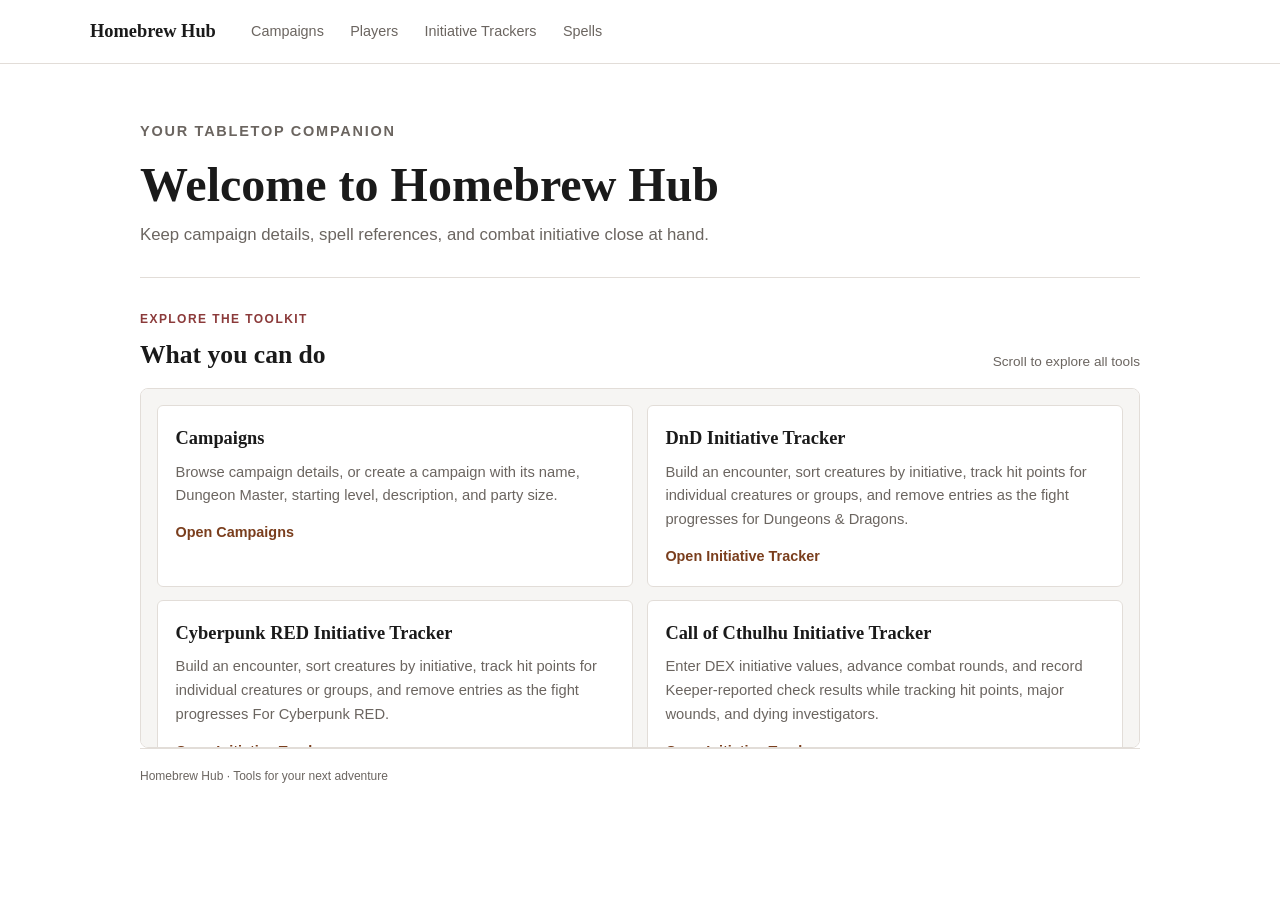
<file: index.html>
<!DOCTYPE html>
<html>
<head>
    <title>Redirecting...</title>
    <meta http-equiv="refresh" content="0; url=homePage.html">
</head>
<body>
    <p>You are being redirected to a new page...</p>
</body>
</html>
</file>
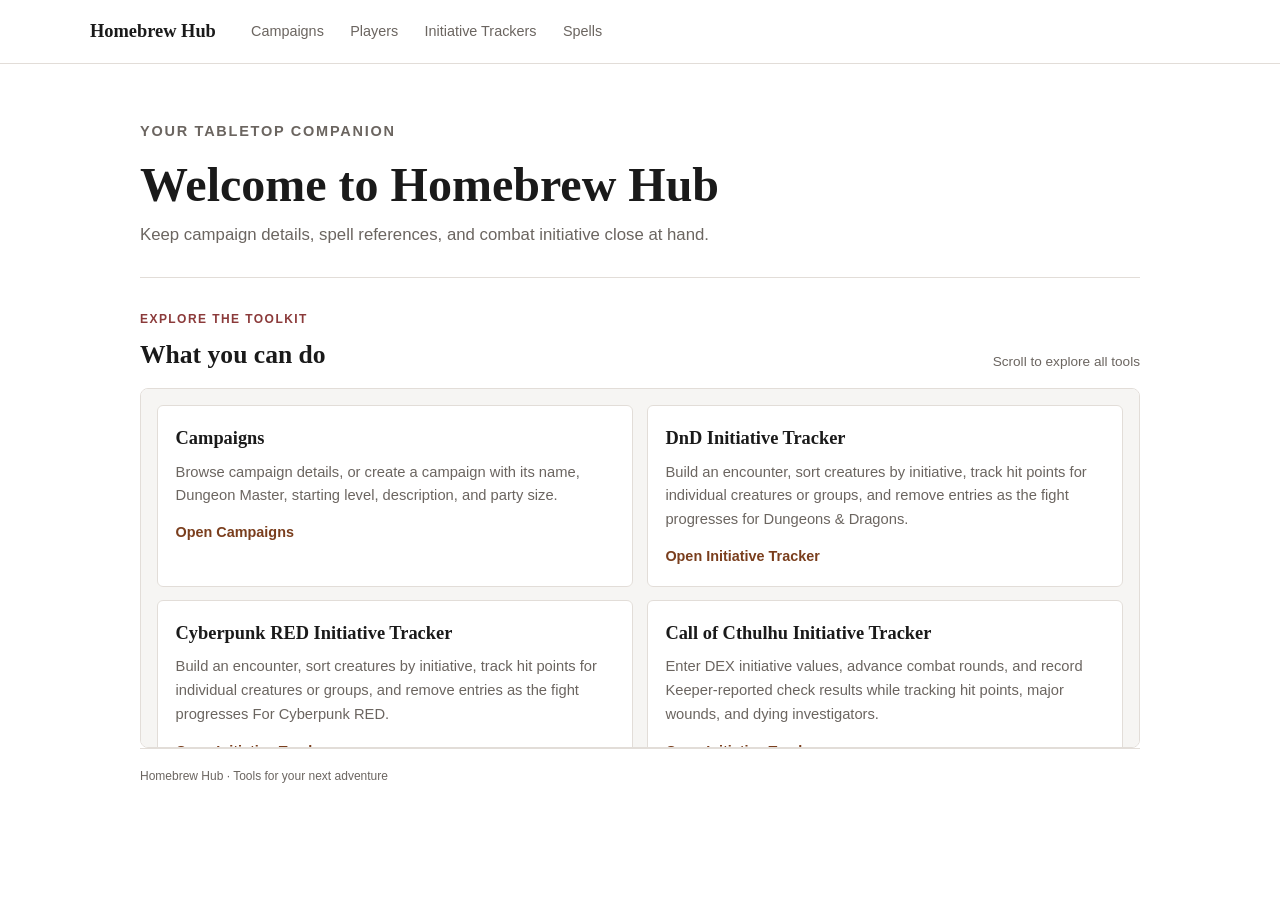
<file: homePage.html>
<!DOCTYPE html>
<html lang="en">
<head>
    <meta charset="UTF-8">
    <meta name="viewport" content="width=device-width, initial-scale=1">
    <meta name="description" content="Homebrew Hub tools for managing campaigns, spells, and encounters.">
    <title>Homebrew Hub</title>
    <link rel="stylesheet" href="styles.css">
</head>
<body class="home-page">
    <header class="hp-topbar">
        <a class="hp-brand" href="homePage.html" aria-label="Homebrew Hub home">Homebrew Hub</a>
        <nav class="hp-topnav" aria-label="Main navigation">
            <a href="Pages/Campaigns.html">Campaigns</a>
            <a href="Pages/Players.html">Players</a>
            <a href="Pages/InitiativeTrackers.html">Initiative Trackers</a>
            <a href="Pages/Spells.html">Spells</a>
        </nav>
    </header>

    <main class="hp-dashboard">
        <section class="hp-hero">
            <p class="hp-eyebrow">Your tabletop companion</p>
            <h1>Welcome to Homebrew Hub</h1>
            <p>Keep campaign details, spell references, and combat initiative close at hand.</p>
        </section>

        <section class="hp-info-section" aria-labelledby="hp-tools-heading">
            <div class="hp-info-heading">
                <div>
                    <p class="hp-eyebrow">Explore the toolkit</p>
                    <h2 id="hp-tools-heading">What you can do</h2>
                </div>
                <p class="hp-scroll-hint">Scroll to explore all tools</p>
            </div>

            <div class="hp-info-panel" tabindex="0" role="region" aria-label="Homebrew Hub capabilities">
                <div class="hp-tool-grid">
                    <article class="hp-tool-card">
                        <h3>Campaigns</h3>
                        <p>Browse campaign details, or create a campaign with its name, Dungeon Master, starting level, description, and party size.</p>
                        <a href="Pages/Campaigns.html">Open Campaigns</a>
                    </article>

                    <article class="hp-tool-card">
                        <h3>DnD Initiative Tracker</h3>
                        <p>Build an encounter, sort creatures by initiative, track hit points for individual creatures or groups, and remove entries as the fight progresses for Dungeons & Dragons.</p>
                        <a href="Pages/DnDInitiative.html">Open Initiative Tracker</a>
                    </article>

                    <article class="hp-tool-card">
                        <h3>Cyberpunk RED Initiative Tracker</h3>
                        <p>Build an encounter, sort creatures by initiative, track hit points for individual creatures or groups, and remove entries as the fight progresses For Cyberpunk RED.</p>
                        <a href="Pages/CyberpunkInitiative.html">Open Initiative Tracker</a>
                    </article>

                    <article class="hp-tool-card">
                        <h3>Call of Cthulhu Initiative Tracker</h3>
                        <p>Enter DEX initiative values, advance combat rounds, and record Keeper-reported check results while tracking hit points, major wounds, and dying investigators.</p>
                        <a href="Pages/CallOfCthulhuInitiative.html">Open Initiative Tracker</a>
                    </article>

                    <article class="hp-tool-card">
                        <h3>Spell Library</h3>
                        <p>Search spells by name and narrow results by level, book (PHB, SCAG, or XGE), school, ritual, concentration, or class.</p>
                        <a href="Pages/Spells.html">Browse Spells</a>
                    </article>

                    <article class="hp-tool-card">
                        <h3>Multi-spell Display</h3>
                        <p>Search the spell library, select up to eight spells, and view their details side by side for quick reference or comparison.</p>
                        <a href="Pages/Spell-Display.html">View Spells</a>
                    </article>

                    <article class="hp-tool-card">
                        <h3>Players</h3>
                        <p>Manage player information, including name, level, max HP, armor class, and attributes.</p>
                        <a href="Pages/Players.html">Manage Players</a>
                    </article>
                </div>
            </div>
        </section>

        <footer class="hp-footer">
            Homebrew Hub · Tools for your next adventure
        </footer>
    </main>
</body>
</html>
</file>
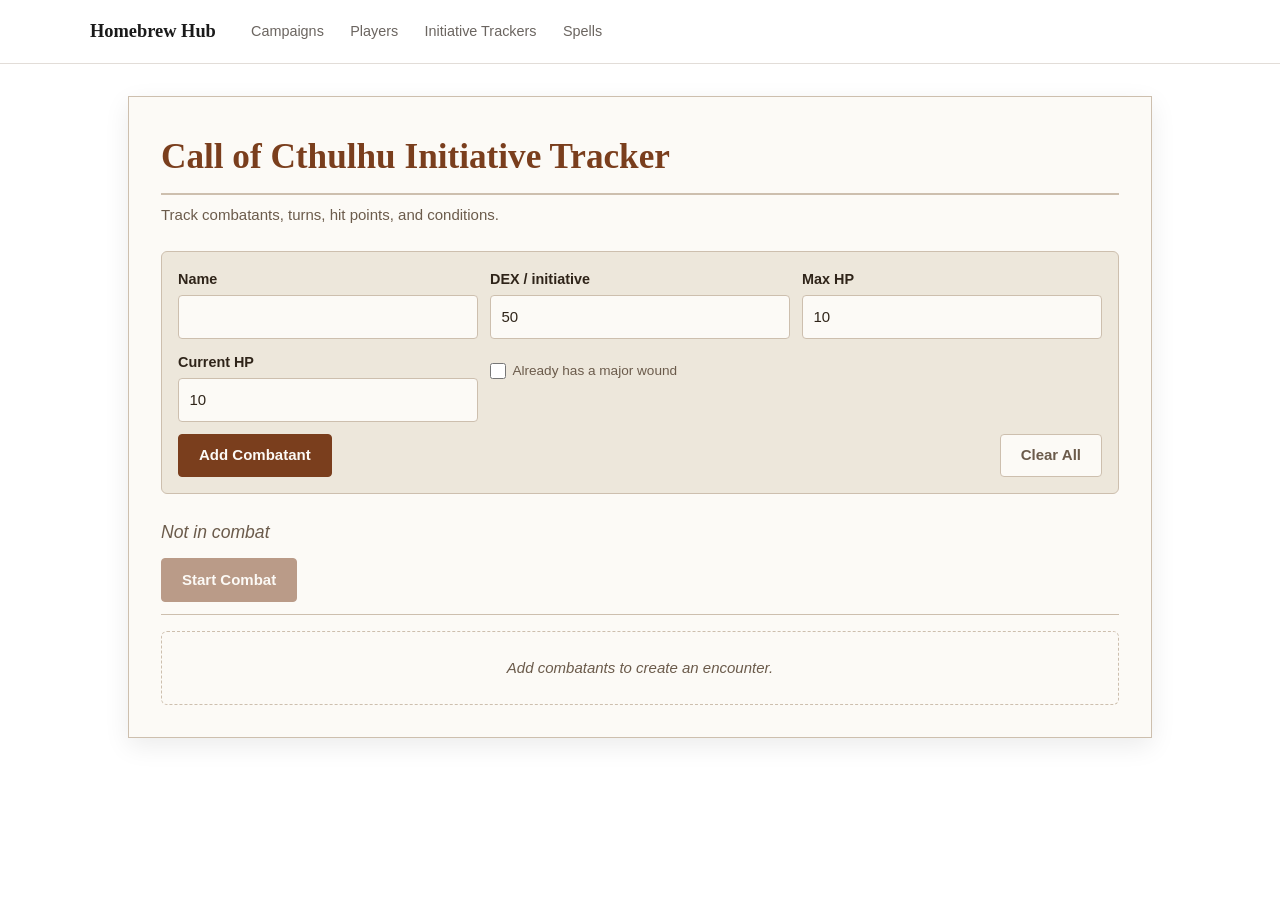
<file: Pages/CallOfCthulhuInitiative.html>
<!DOCTYPE html>
<html lang="en">
<head>
    <meta charset="UTF-8">
    <meta name="viewport" content="width=device-width, initial-scale=1">
    <meta name="description" content="Track Call of Cthulhu combat order, rounds, wounds, and hit points.">
    <title>Call of Cthulhu Initiative Tracker | Homebrew Hub</title>
    <link rel="stylesheet" href="../styles.css">
    <link rel="icon" href="../Images/Shield.png" type="image/png">
</head>
<body class="home-page">
    <header class="hp-topbar">
        <a class="hp-brand" href="../homePage.html" aria-label="Homebrew Hub home">Homebrew Hub</a>
        <nav class="hp-topnav" aria-label="Main navigation">
            <a href="Campaigns.html">Campaigns</a>
            <a href="Players.html">Players</a>
            <a href="InitiativeTrackers.html">Initiative Trackers</a>
            <a href="Spells.html">Spells</a>
        </nav>
    </header>

    <main class="page-shell initiative-page coc-initiative-page">
        <section class="page-card">
            <h1>Call of Cthulhu Initiative Tracker</h1>
            <p class="intro">
                Track combatants, turns, hit points, and conditions.
            </p>

            <form id="combatantForm" class="initiative-form">
                <div class="initiative-field initiative-field-name">
                    <label for="combatantName">Name</label>
                    <input type="text" id="combatantName" required>
                </div>
                <div class="initiative-field">
                    <label for="combatantDex">DEX / initiative</label>
                    <input type="number" id="combatantDex" min="1" max="100" value="50" required>
                </div>
                <div class="initiative-field">
                    <label for="combatantMaxHp">Max HP</label>
                    <input type="number" id="combatantMaxHp" min="1" value="10" required>
                </div>
                <div class="initiative-field">
                    <label for="combatantHp">Current HP</label>
                    <input type="number" id="combatantHp" min="0" value="10" required>
                </div>
                <div class="initiative-field">
                    <label class="initiative-check" for="combatantMajorWound">
                        <input type="checkbox" id="combatantMajorWound">
                        Already has a major wound
                    </label>
                </div>
                <div class="initiative-actions">
                    <button type="submit" class="initiative-btn">Add Combatant</button>
                    <button type="button" id="clearButton" class="initiative-btn initiative-btn-secondary">Clear All</button>
                </div>
            </form>

            <div class="combat-bar coc-combat-bar">
                <span id="roundDisplay" class="round-display">Not in combat</span>
                <button type="button" id="combatButton" class="initiative-btn" disabled>Start Combat</button>
                <button type="button" id="nextTurnButton" class="initiative-btn" hidden>Next Turn</button>
            </div>

            <p id="combatantStatus" class="party-import-status" aria-live="polite"></p>
            <div id="initiativeList" class="initiative-list"></div>
        </section>
    </main>

    <script src="../Javascript/callOfCthulhuInitiative.js"></script>
</body>
</html>
</file>
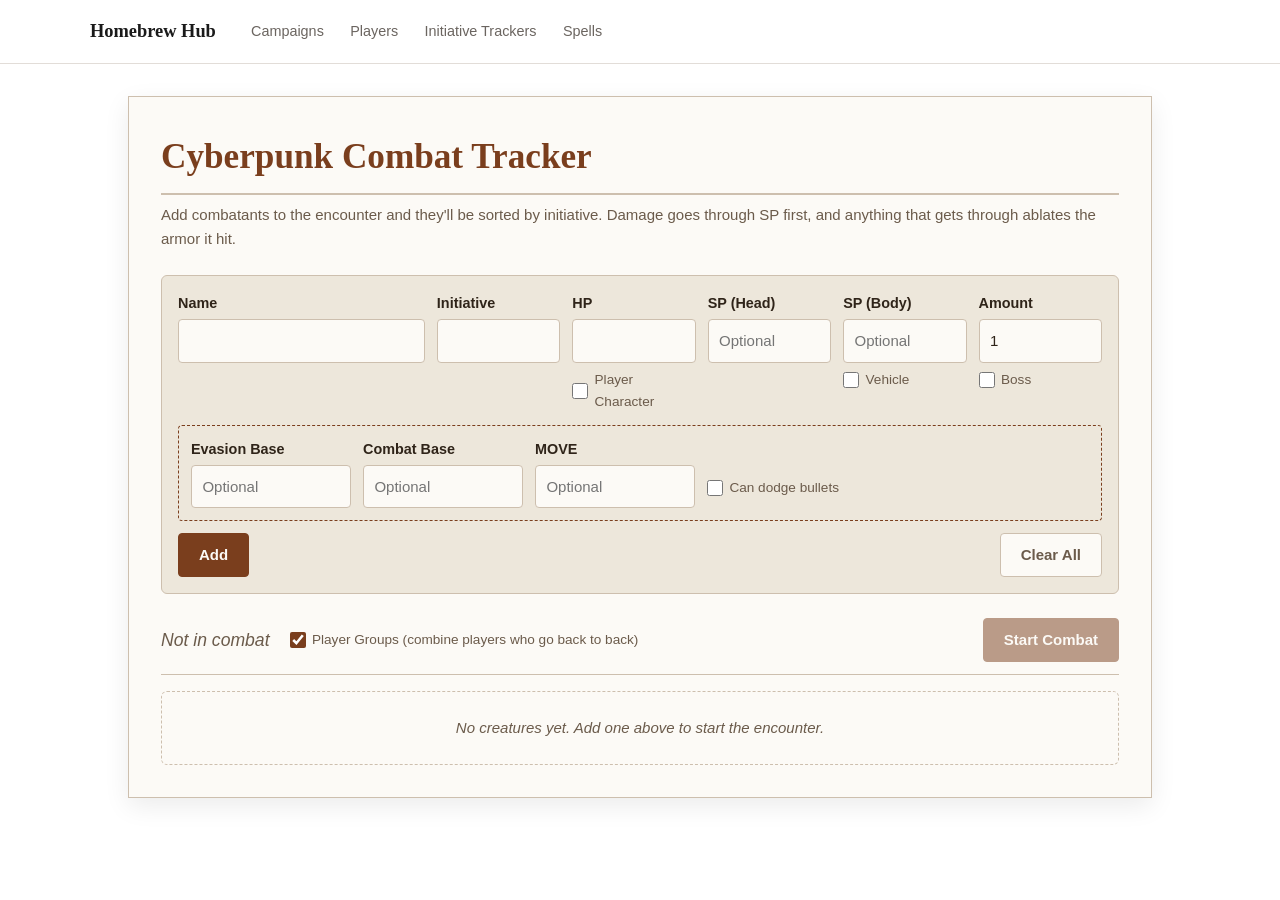
<file: Pages/CyberpunkInitiative.html>
<!DOCTYPE html>
<html lang="en">
    <head>
        <meta charset="UTF-8">
        <meta name="viewport" content="width=device-width, initial-scale=1.0">
        <link rel="stylesheet" href="../styles.css">
        <title>Homebrew Hub - Cyberpunk Combat Tracker</title>
    </head>
    <body class="home-page">
        <header class="hp-topbar">
            <a class="hp-brand" href="../homePage.html" aria-label="Homebrew Hub home">Homebrew Hub</a>
            <nav class="hp-topnav" aria-label="Main navigation">
                <a href="Campaigns.html">Campaigns</a>
                <a href="Players.html">Players</a>
                <a href="InitiativeTrackers.html">Initiative Trackers</a>
                <a href="Spells.html">Spells</a>
            </nav>
        </header>
        <main class="page-shell initiative-page cyberpunk-page">
            <section class="page-card">

                <h1>Cyberpunk Combat Tracker</h1>
                <p class="intro">
                    Add combatants to the encounter and they'll be sorted by initiative.
                    Damage goes through SP first, and anything that gets through ablates the armor it hit.
                </p>

                <form id="creatureForm" class="initiative-form">
                    <div class="initiative-field initiative-field-name">
                        <label for="creatureName">Name</label>
                        <input type="text" id="creatureName" required>
                    </div>
                    <div class="initiative-field">
                        <label for="creatureInitiative">Initiative</label>
                        <input type="number" id="creatureInitiative" step="any" required>
                    </div>
                    <div class="initiative-field">
                        <label for="creatureHp" id="creatureHpLabel">HP</label>
                        <input type="number" id="creatureHp" min="0" required>
                        <label class="initiative-check" for="creatureIsPlayer">
                            <input type="checkbox" id="creatureIsPlayer">
                            Player Character
                        </label>
                    </div>
                    <div class="initiative-field" id="spHeadField">
                        <label for="creatureSpHead">SP (Head)</label>
                        <input type="number" id="creatureSpHead" min="0">
                    </div>
                    <div class="initiative-field">
                        <label for="creatureSpBody" id="creatureSpBodyLabel">SP (Body)</label>
                        <input type="number" id="creatureSpBody" min="0">
                        <label class="initiative-check" for="creatureIsVehicle">
                            <input type="checkbox" id="creatureIsVehicle">
                            Vehicle
                        </label>
                    </div>
                    <div class="initiative-field">
                        <label for="creatureAmount">Amount</label>
                        <input type="number" id="creatureAmount" min="1" value="1" required>
                        <label class="initiative-check" for="creatureIsBoss">
                            <input type="checkbox" id="creatureIsBoss">
                            Boss
                        </label>
                    </div>
                    <div id="quickInfoFields" class="boss-fields quick-info-fields">
                        <div class="initiative-field">
                            <label for="creatureEvasion">Evasion Base</label>
                            <input type="number" id="creatureEvasion" min="0" placeholder="Optional">
                        </div>
                        <div class="initiative-field">
                            <label for="creatureCombat">Combat Base</label>
                            <input type="number" id="creatureCombat" min="0" placeholder="Optional">
                        </div>
                        <div class="initiative-field">
                            <label for="creatureMove">MOVE</label>
                            <input type="number" id="creatureMove" min="0" placeholder="Optional">
                        </div>
                        <label class="initiative-check quick-info-dodge" for="creatureCanDodge">
                            <input type="checkbox" id="creatureCanDodge">
                            Can dodge bullets
                        </label>
                    </div>
                    <div class="initiative-actions">
                        <button type="submit" class="initiative-btn">Add</button>
                        <button type="button" id="clearButton" class="initiative-btn initiative-btn-secondary">Clear All</button>
                    </div>
                </form>

                <div class="combat-bar">
                    <span id="roundDisplay" class="round-display">Not in combat</span>
                    <label class="initiative-check combat-option" for="groupPlayers">
                        <input type="checkbox" id="groupPlayers" checked>
                        Player Groups (combine players who go back to back)
                    </label>
                    <button type="button" id="combatButton" class="initiative-btn">Start Combat</button>
                </div>

                <div id="initiativeList" class="initiative-list"></div>
            </section>
        </main>

        <script src="../Javascript/cyberpunkInitiative.js"></script>
    </body>
</html>
</file>
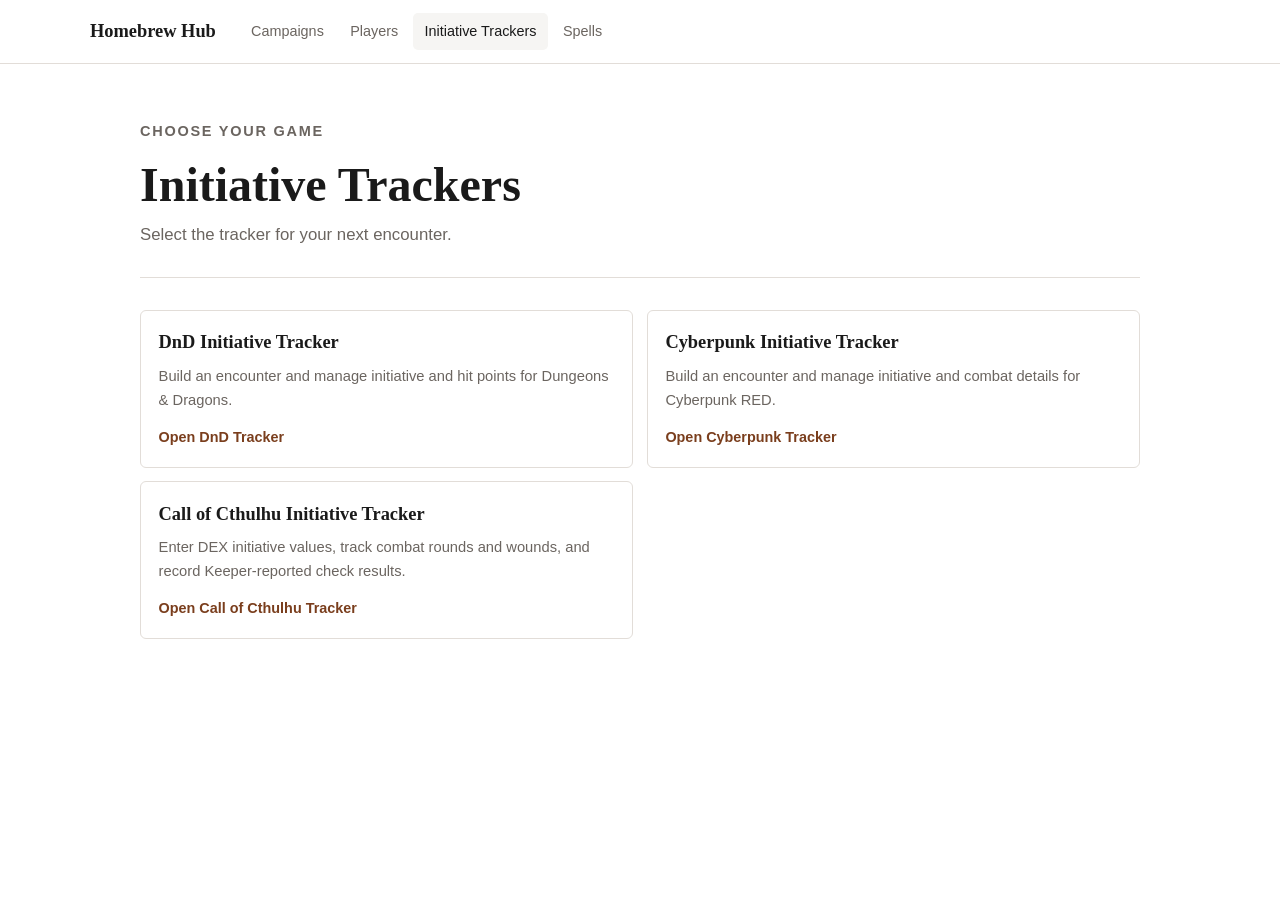
<file: Pages/InitiativeTrackers.html>
<!DOCTYPE html>
<html lang="en">
<head>
    <meta charset="UTF-8">
    <meta name="viewport" content="width=device-width, initial-scale=1">
    <meta name="description" content="Choose an initiative tracker for Dungeons & Dragons or Cyberpunk RED.">
    <title>Initiative Trackers | Homebrew Hub</title>
    <link rel="stylesheet" href="../styles.css">
    <link rel="icon" href="../Images/Shield.png" type="image/png">
</head>
<body class="home-page">
    <header class="hp-topbar">
        <a class="hp-brand" href="../homePage.html" aria-label="Homebrew Hub home">Homebrew Hub</a>
        <nav class="hp-topnav" aria-label="Main navigation">
            <a href="Campaigns.html">Campaigns</a>
            <a href="Players.html">Players</a>
            <a href="InitiativeTrackers.html" aria-current="page">Initiative Trackers</a>
            <a href="Spells.html">Spells</a>
        </nav>
    </header>

    <main class="hp-dashboard">
        <section class="hp-hero">
            <p class="hp-eyebrow">Choose your game</p>
            <h1>Initiative Trackers</h1>
            <p>Select the tracker for your next encounter.</p>
        </section>

        <section class="hp-tool-grid" aria-label="Available initiative trackers">
            <article class="hp-tool-card">
                <h3>DnD Initiative Tracker</h3>
                <p>Build an encounter and manage initiative and hit points for Dungeons &amp; Dragons.</p>
                <a href="DnDInitiative.html">Open DnD Tracker</a>
            </article>
            <article class="hp-tool-card">
                <h3>Cyberpunk Initiative Tracker</h3>
                <p>Build an encounter and manage initiative and combat details for Cyberpunk RED.</p>
                <a href="CyberpunkInitiative.html">Open Cyberpunk Tracker</a>
            </article>
            <article class="hp-tool-card">
                <h3>Call of Cthulhu Initiative Tracker</h3>
                <p>Enter DEX initiative values, track combat rounds and wounds, and record Keeper-reported check results.</p>
                <a href="CallOfCthulhuInitiative.html">Open Call of Cthulhu Tracker</a>
            </article>
        </section>
    </main>
</body>
</html>
</file>
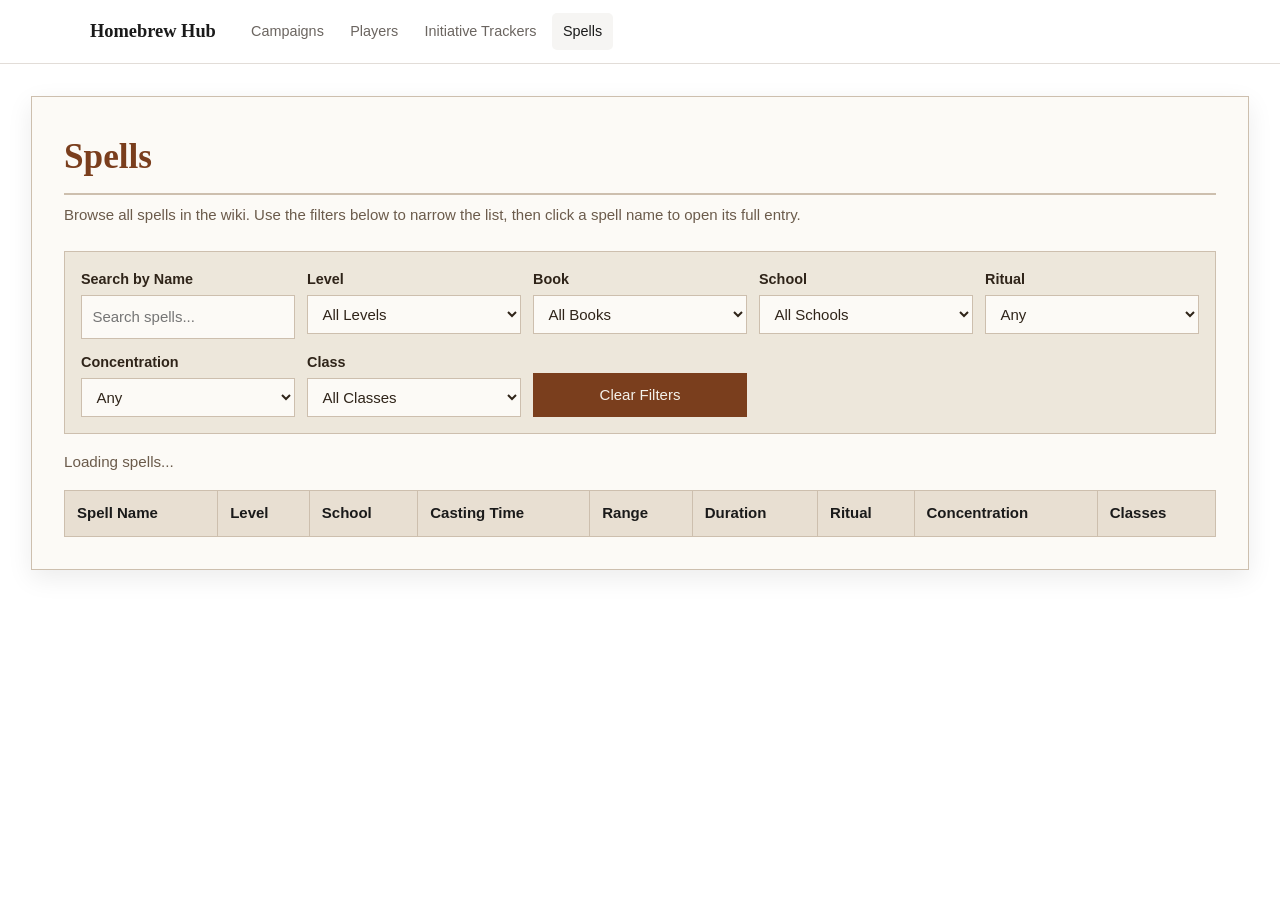
<file: Pages/Spell-Display.html>
<!DOCTYPE html>
<html lang="en">
<head>
    <meta charset="UTF-8">
    <meta name="viewport" content="width=device-width, initial-scale=1">
    <title>Spell Display - Homebrew Hub</title>
    <meta name="description" content="Search and display up to eight spells at once.">
    <meta name="author" content="Nicholas Beaty - Cody Owens">

    <link rel="stylesheet" type="text/css" href="../styles.css">
    <link rel="icon" type="image/png" href="../Images/Shield.png">
</head>
<body class="home-page">
    <header class="hp-topbar">
        <a class="hp-brand" href="../homePage.html" aria-label="Homebrew Hub home">Homebrew Hub</a>
        <nav class="hp-topnav" aria-label="Main navigation">
            <a href="Campaigns.html">Campaigns</a>
            <a href="Players.html">Players</a>
            <a href="InitiativeTrackers.html">Initiative Trackers</a>
            <a href="Spells.html">Spells</a>
        </nav>
    </header>

    <main class="spell-display-page">
        <h1>Spell Display</h1>
        <p class="intro">
            Search the spell library and add up to eight spells. Select a spell to
            compare its details with the others below.
        </p>

        <section class="spell-picker" aria-labelledby="spellSearchHeading">
            <h2 id="spellSearchHeading">Find spells</h2>
            <label for="spellSearch">Search by spell name</label>
            <input id="spellSearch" type="search" autocomplete="off"
                   placeholder="Start typing a spell name..." aria-controls="spellSearchResults">
            <p id="searchStatus" class="results-bar" aria-live="polite">Loading spells...</p>
            <ul id="spellSearchResults" class="spell-search-results"></ul>
        </section>

        <section class="spell-selection" aria-labelledby="selectedSpellsHeading">
            <div class="spell-selection-heading">
                <h2 id="selectedSpellsHeading">Selected spells</h2>
                <p id="selectionStatus" class="results-bar" aria-live="polite">0 of 8 spells selected</p>
            </div>
            <p id="emptySelection" class="no-results">Search for a spell to add it here.</p>
            <div id="selectedSpells" class="spell-grid" aria-live="polite"></div>
        </section>
    </main>
    <script src="../Javascript/spell-display.js"></script>
</body>
</html>
</file>
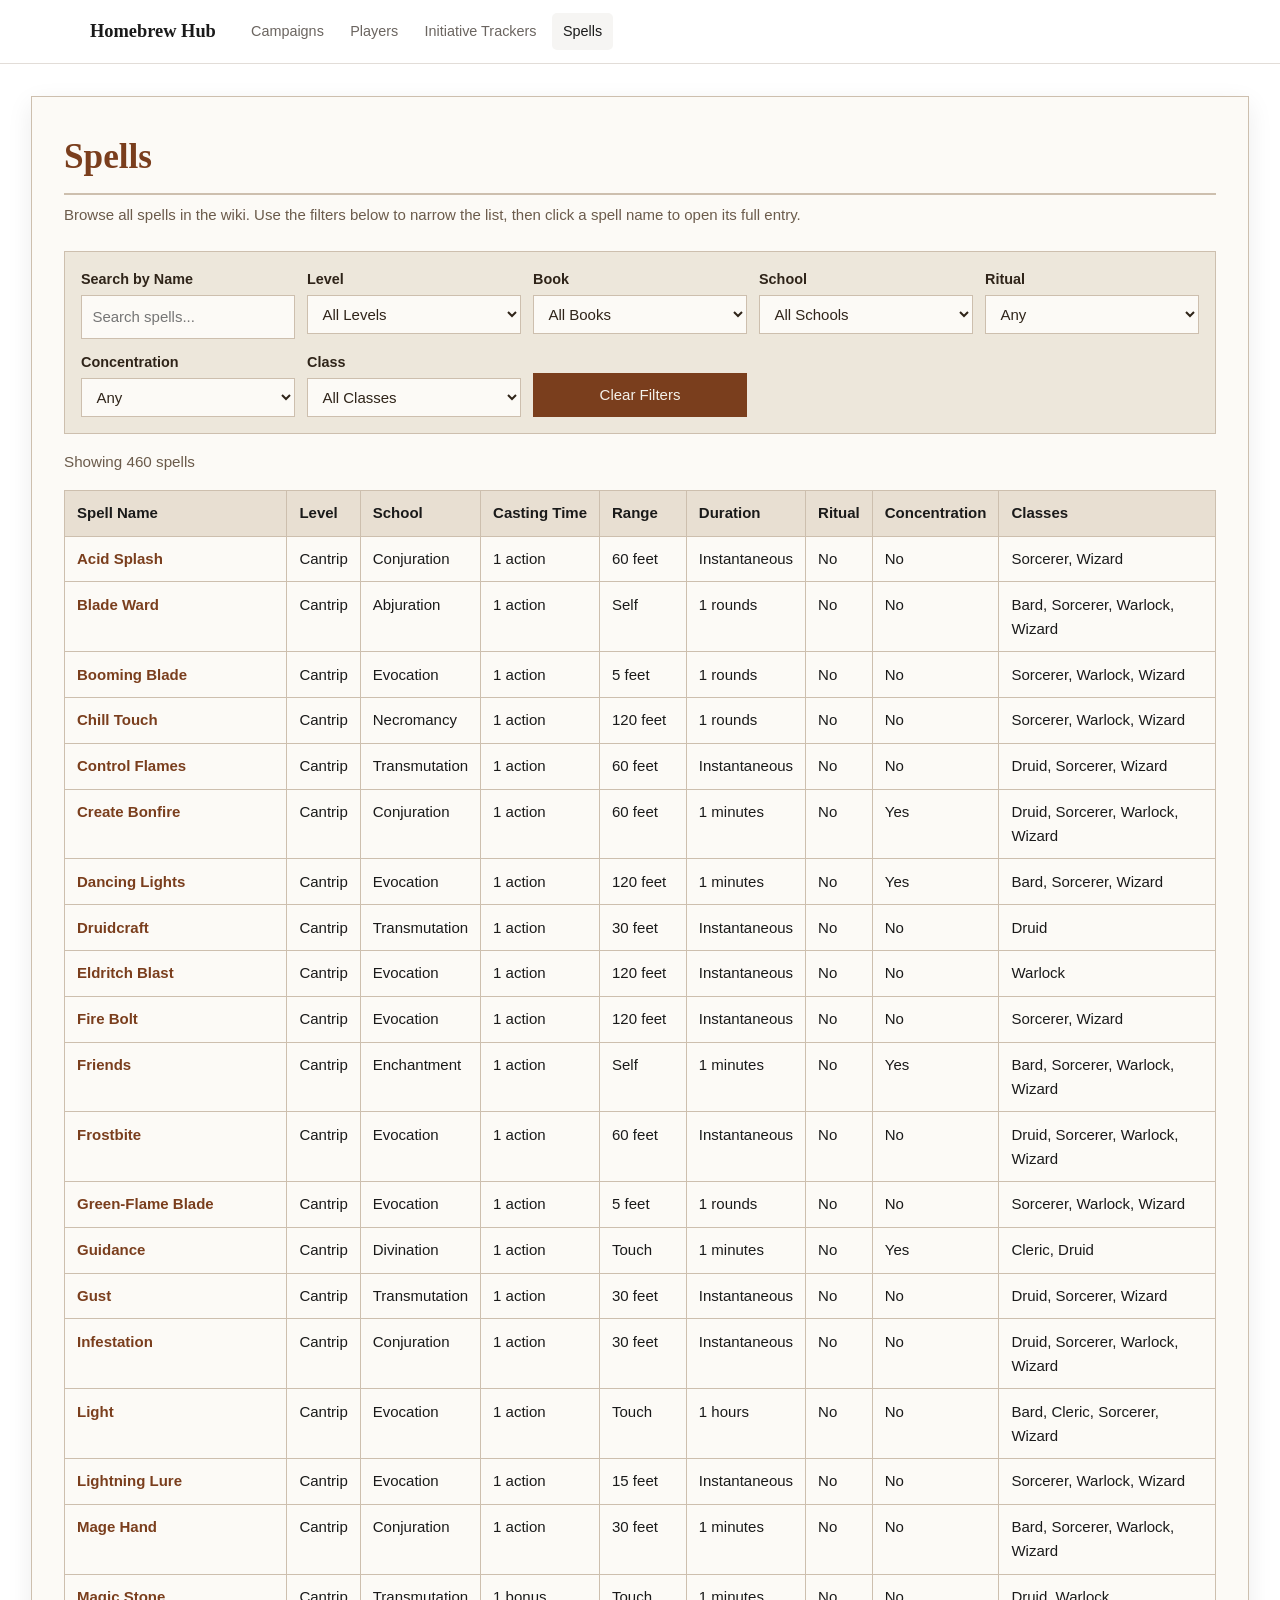
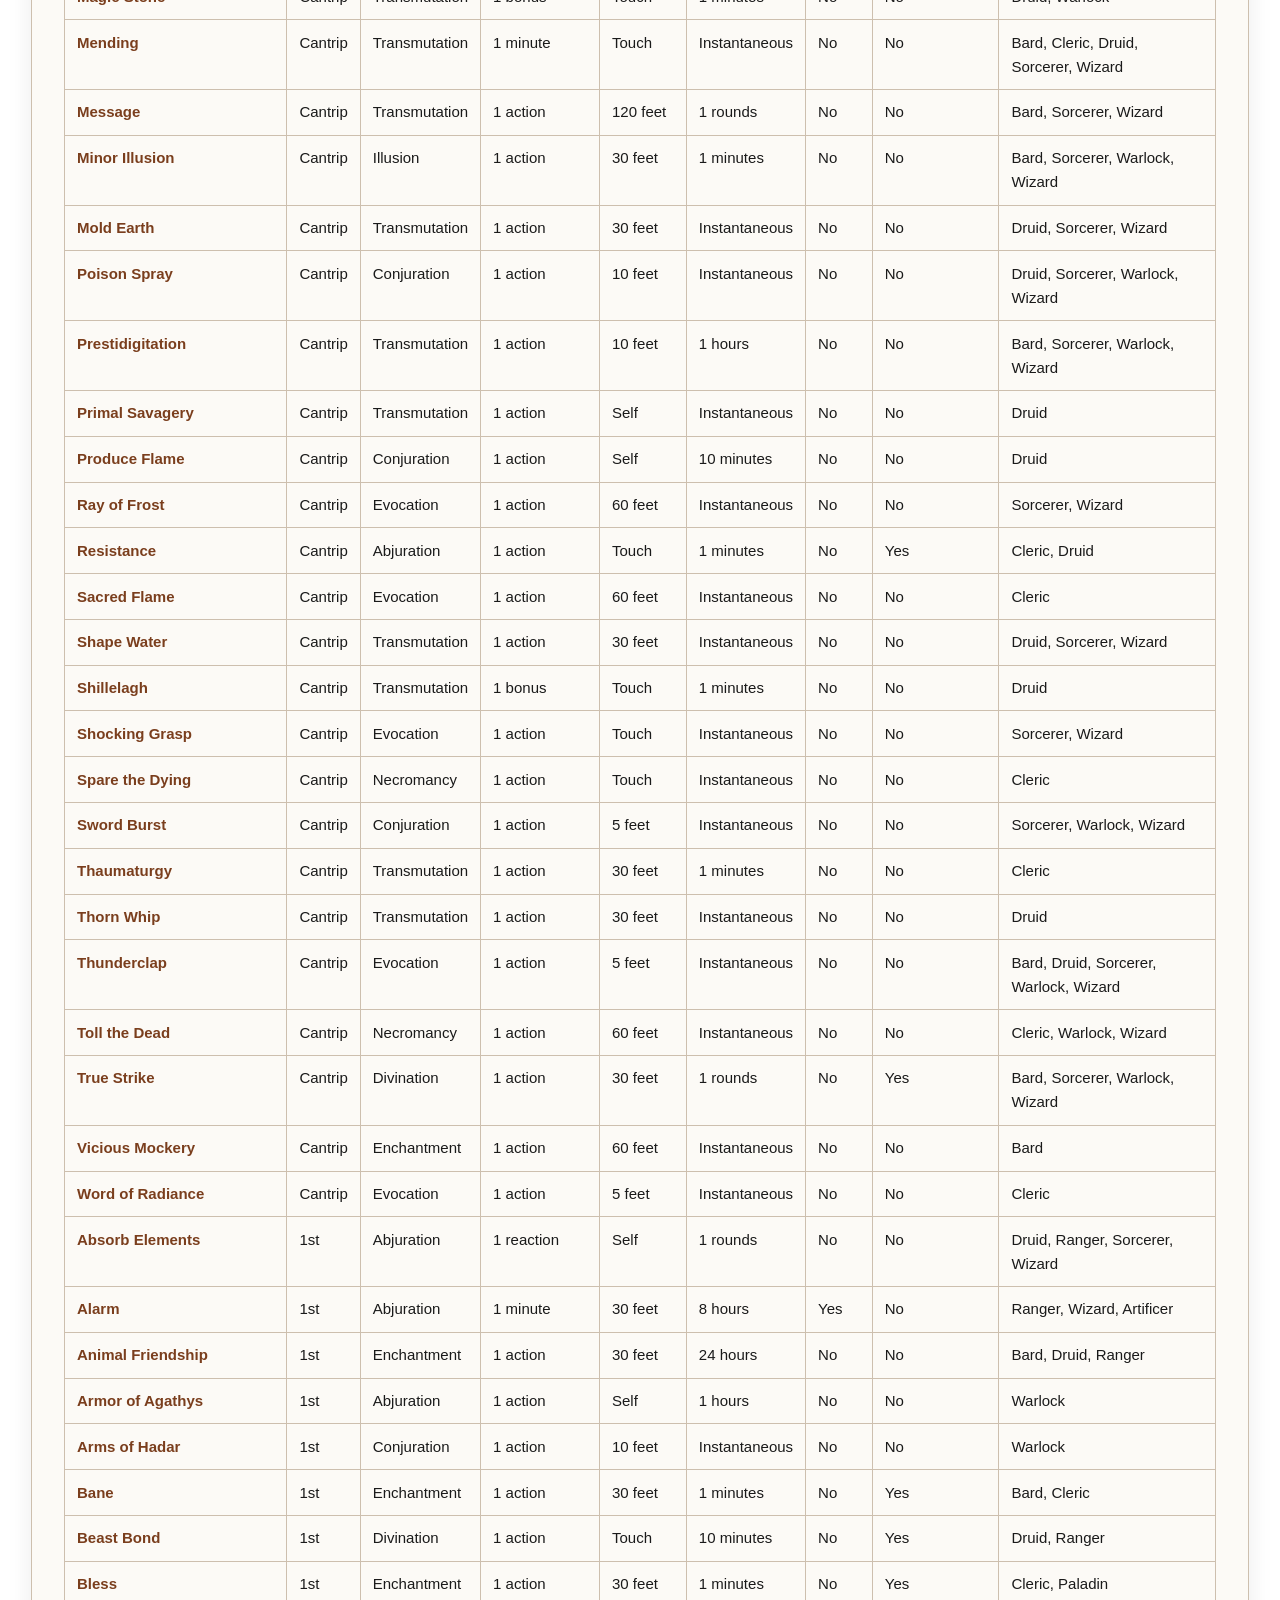
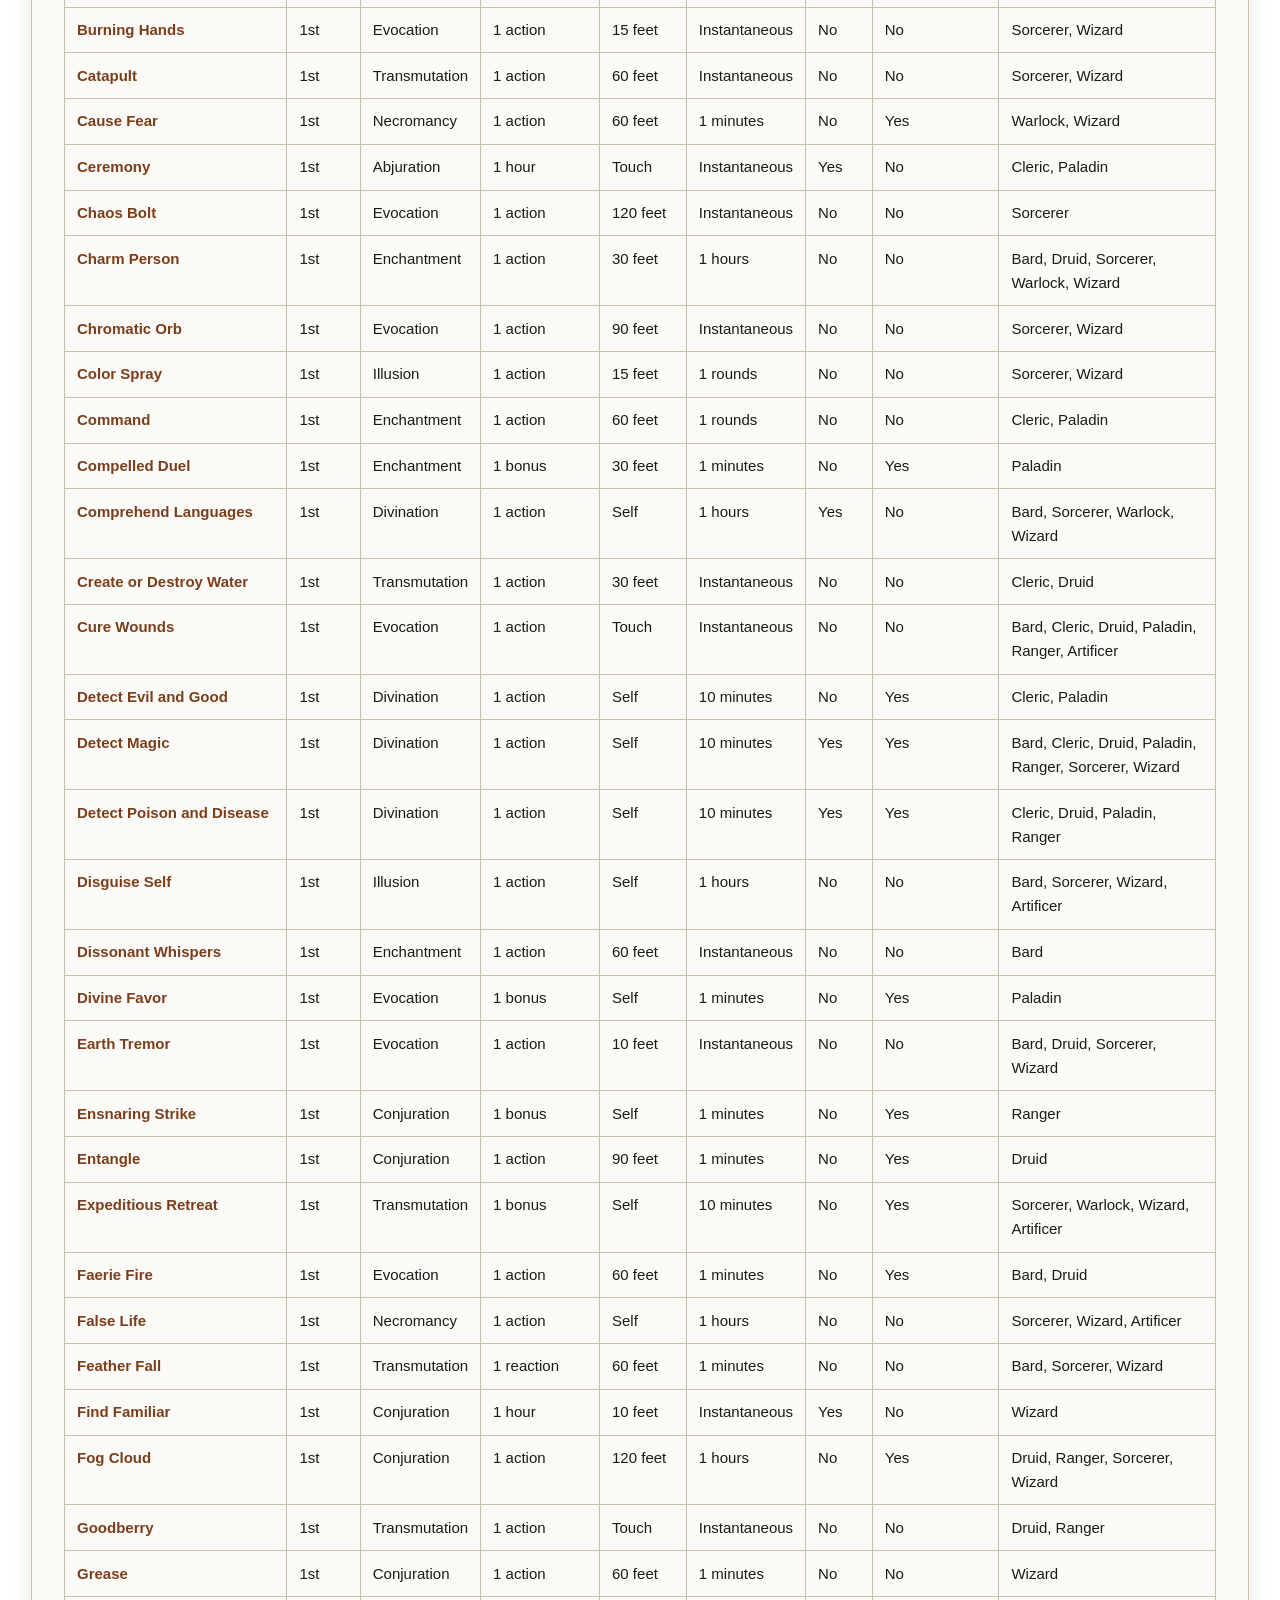
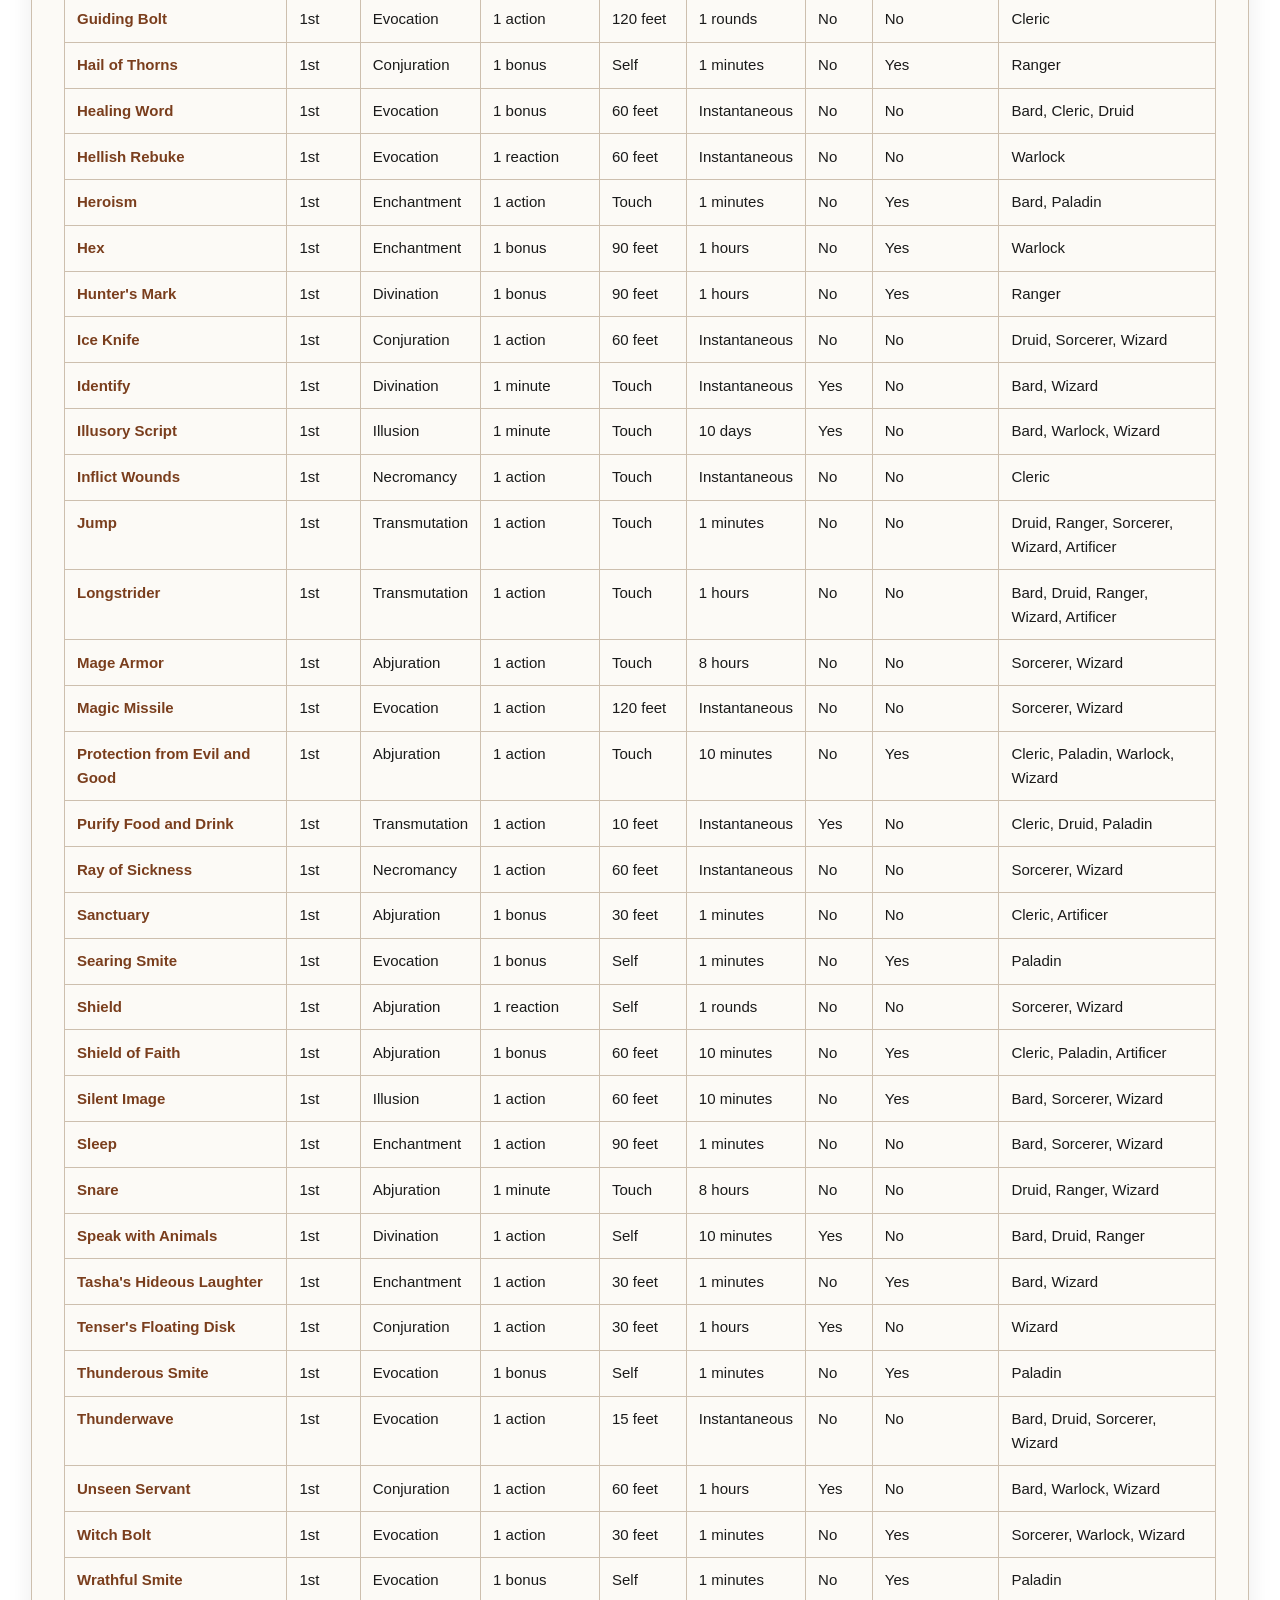
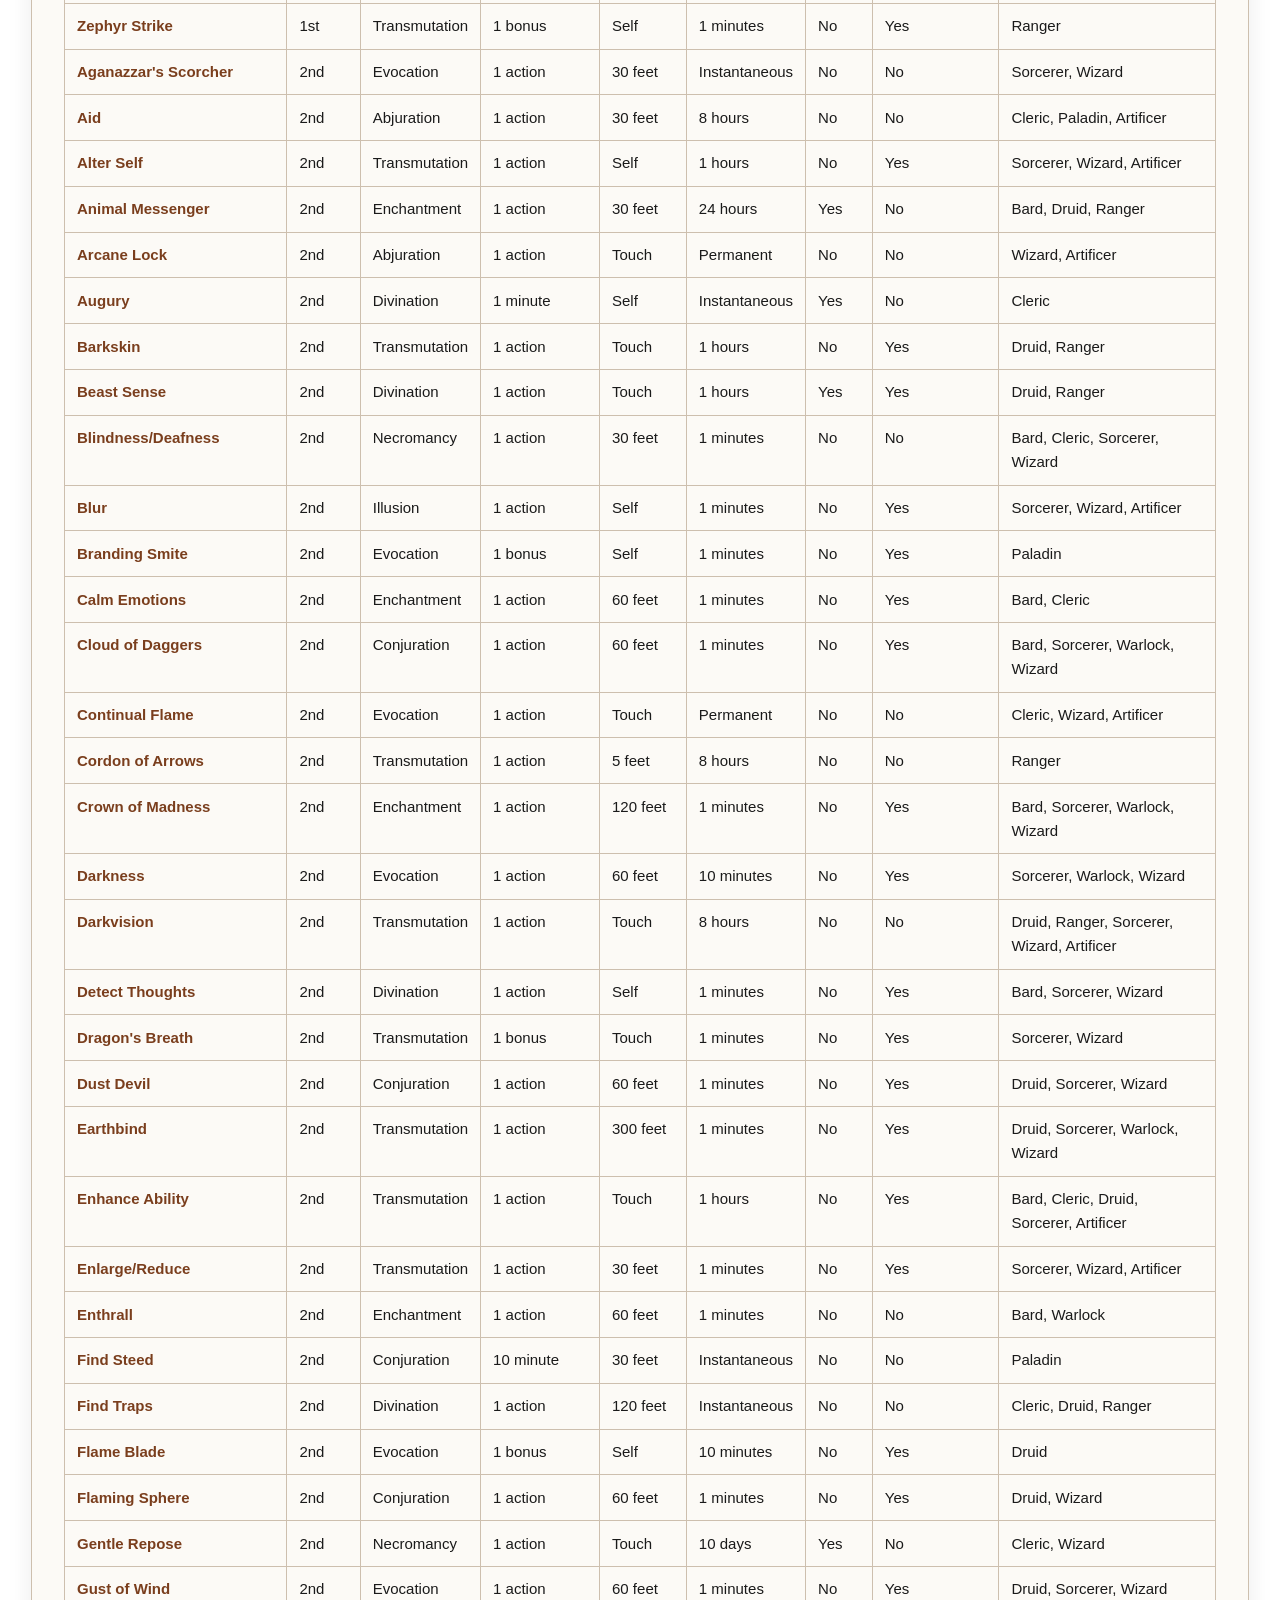
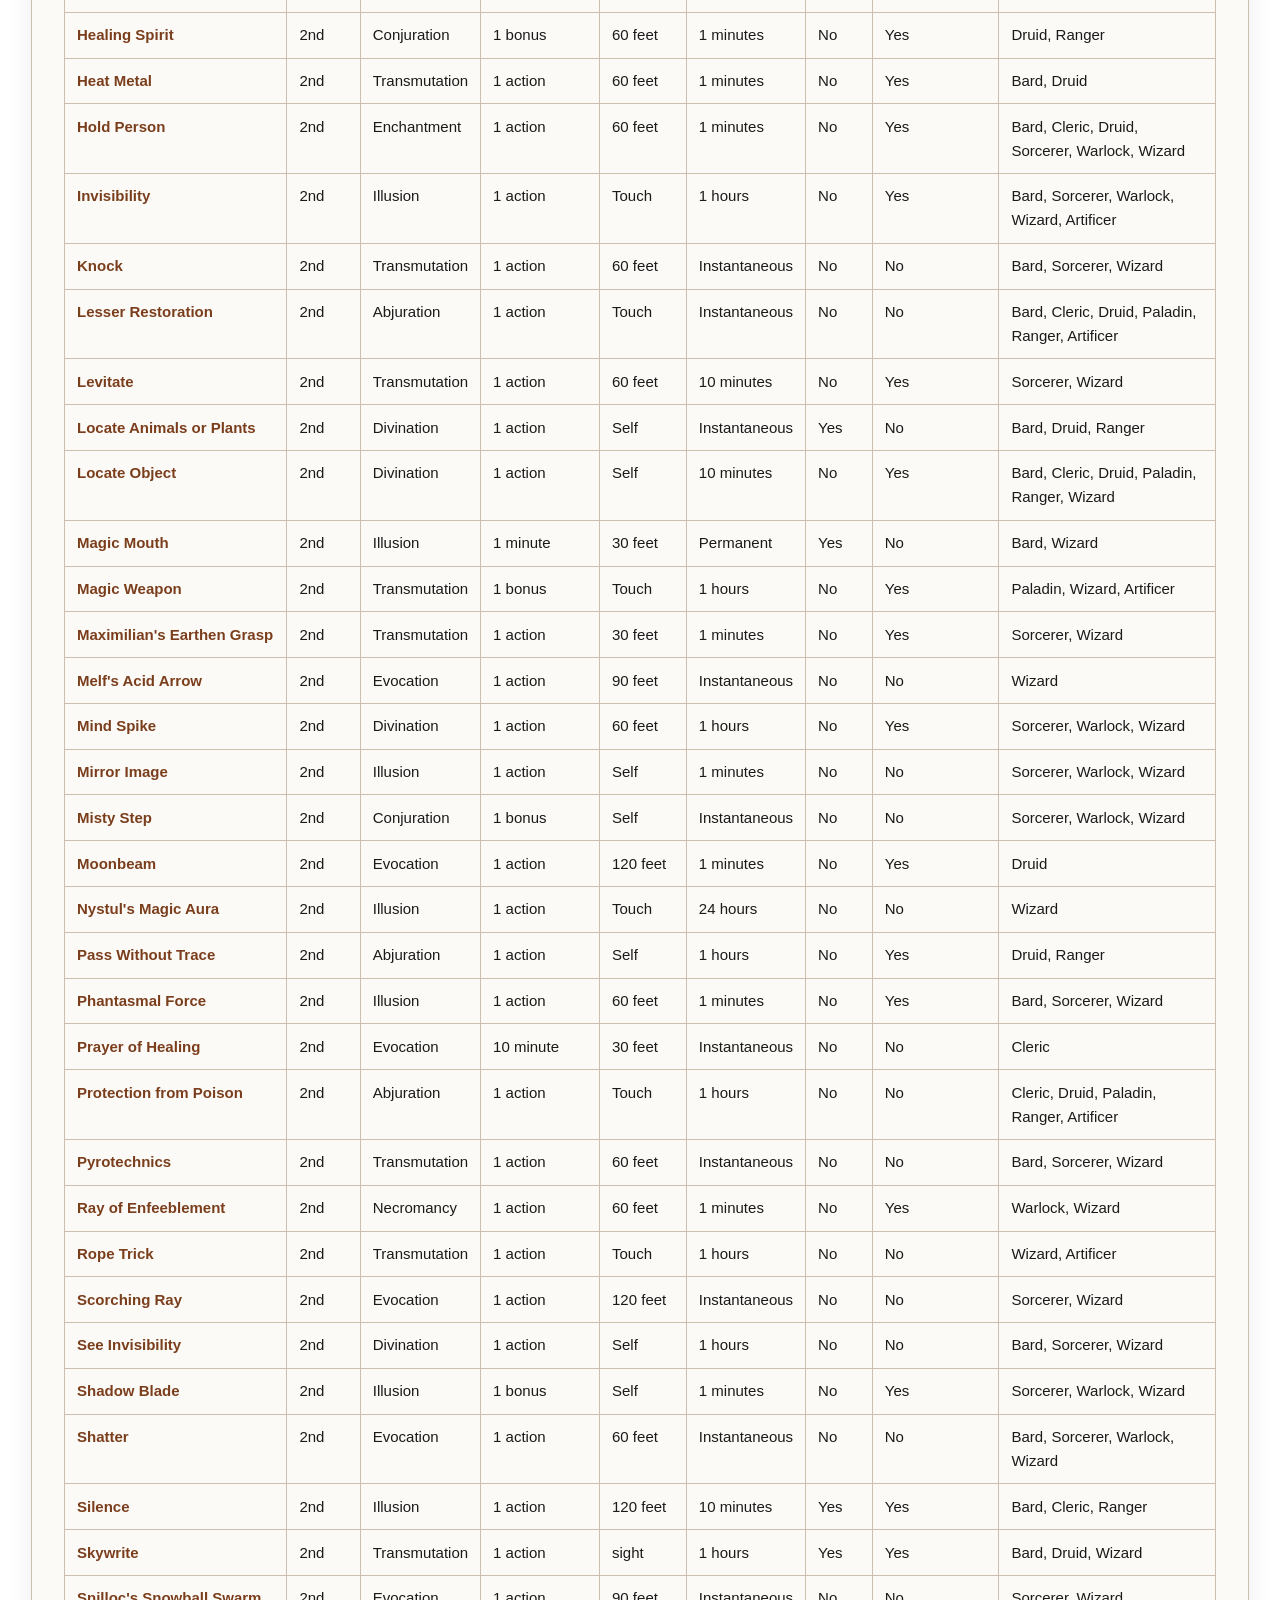
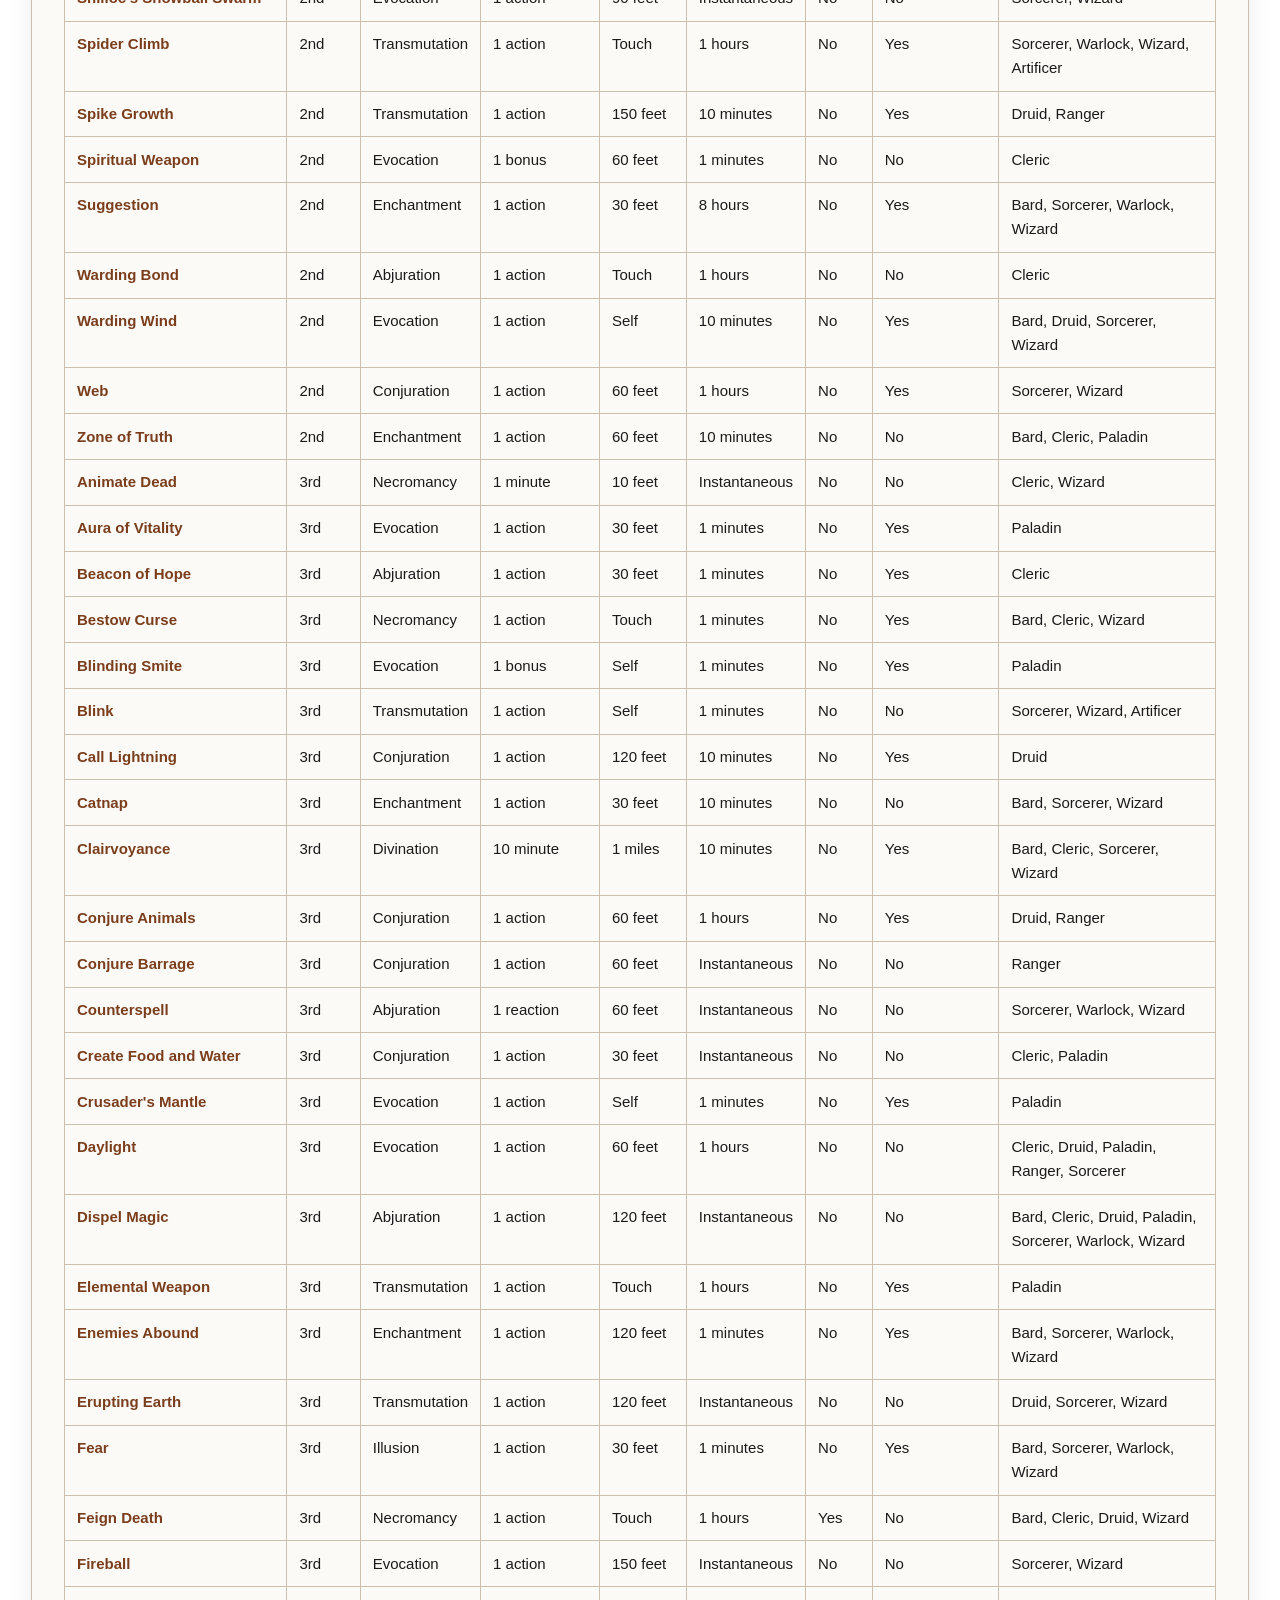
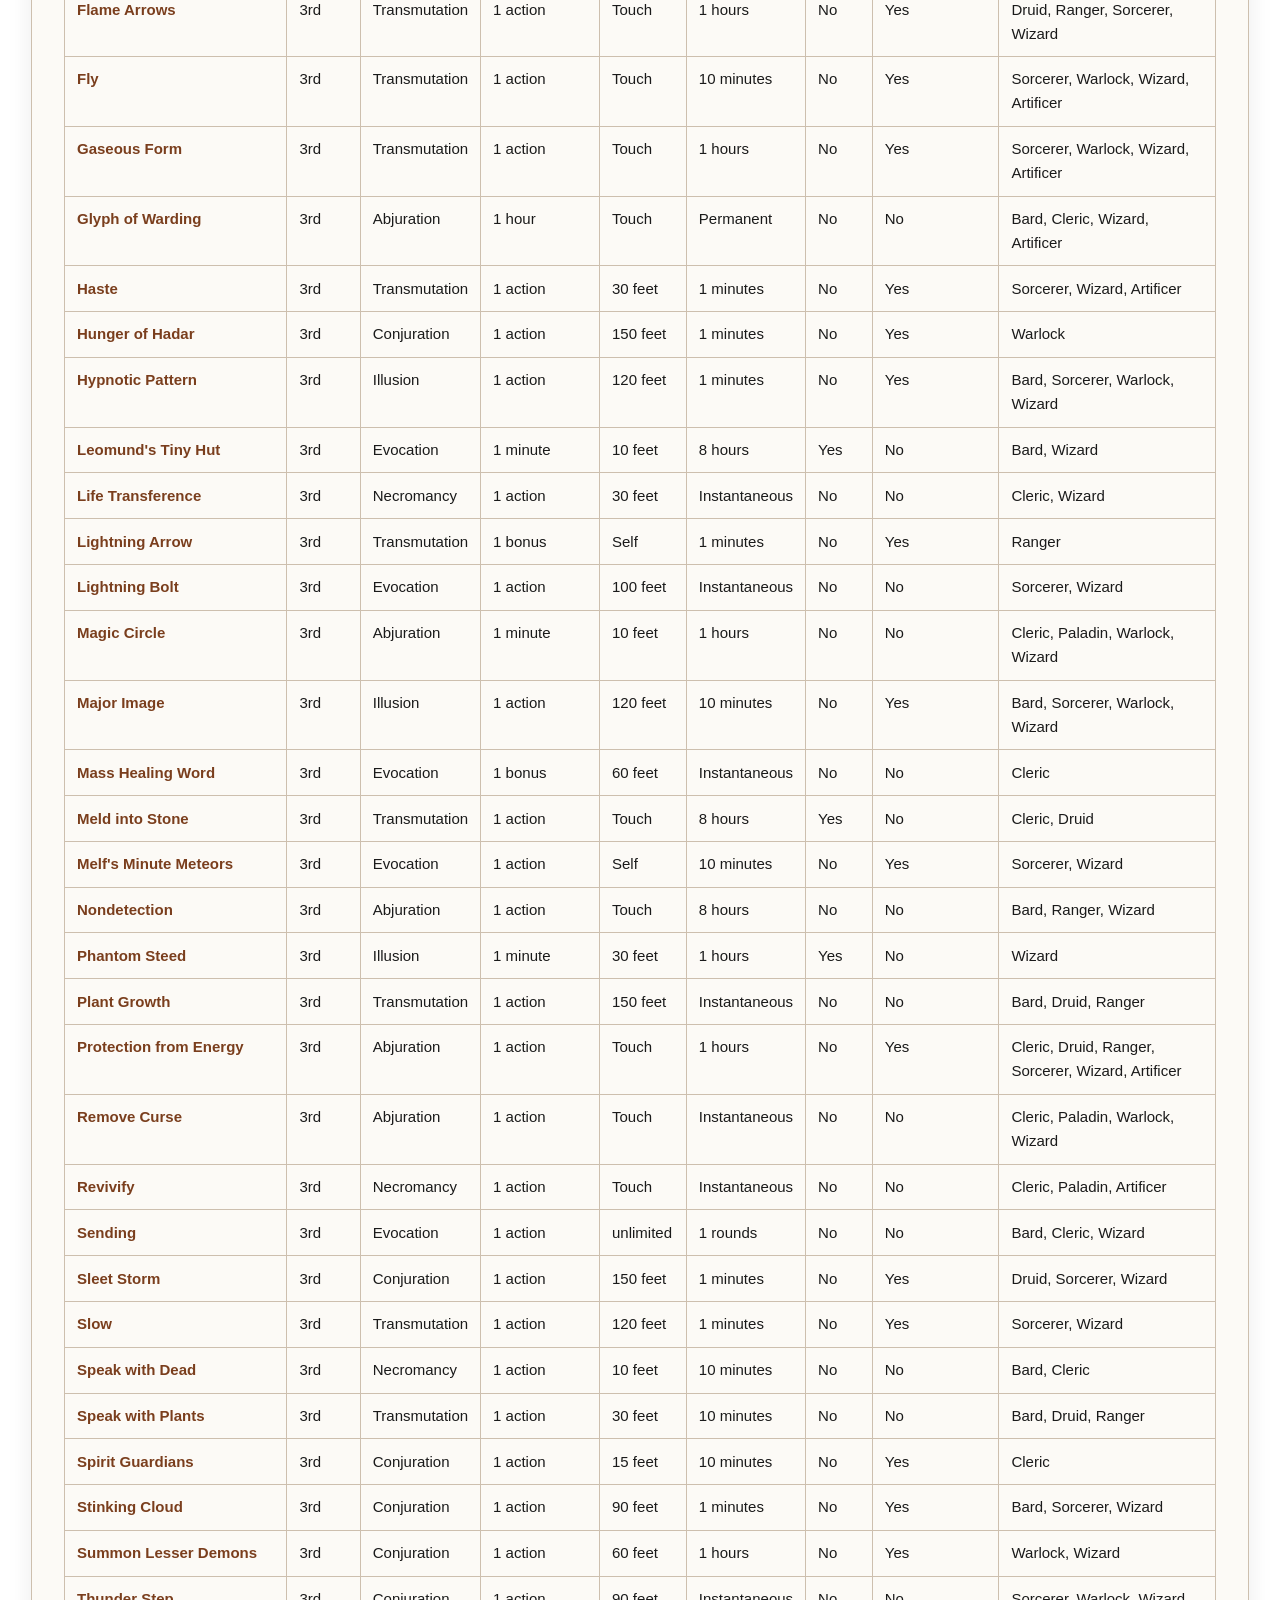
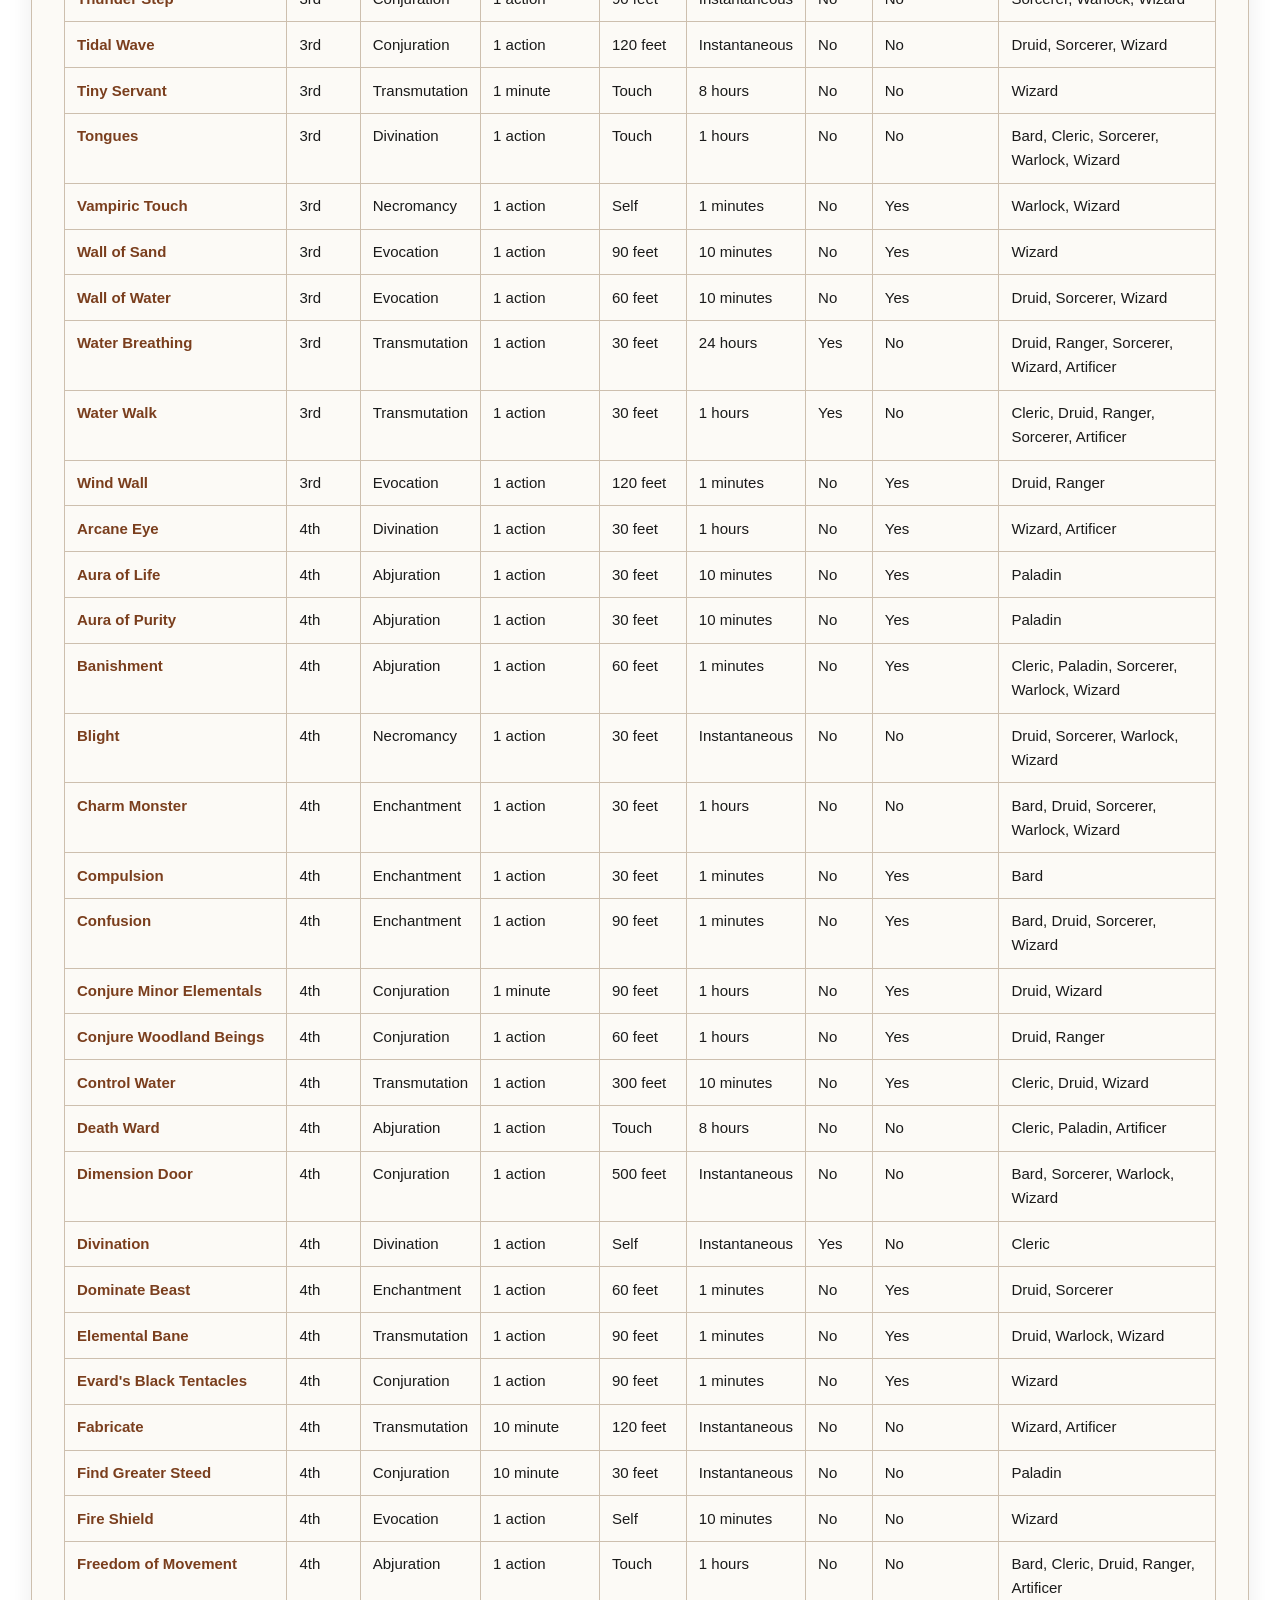
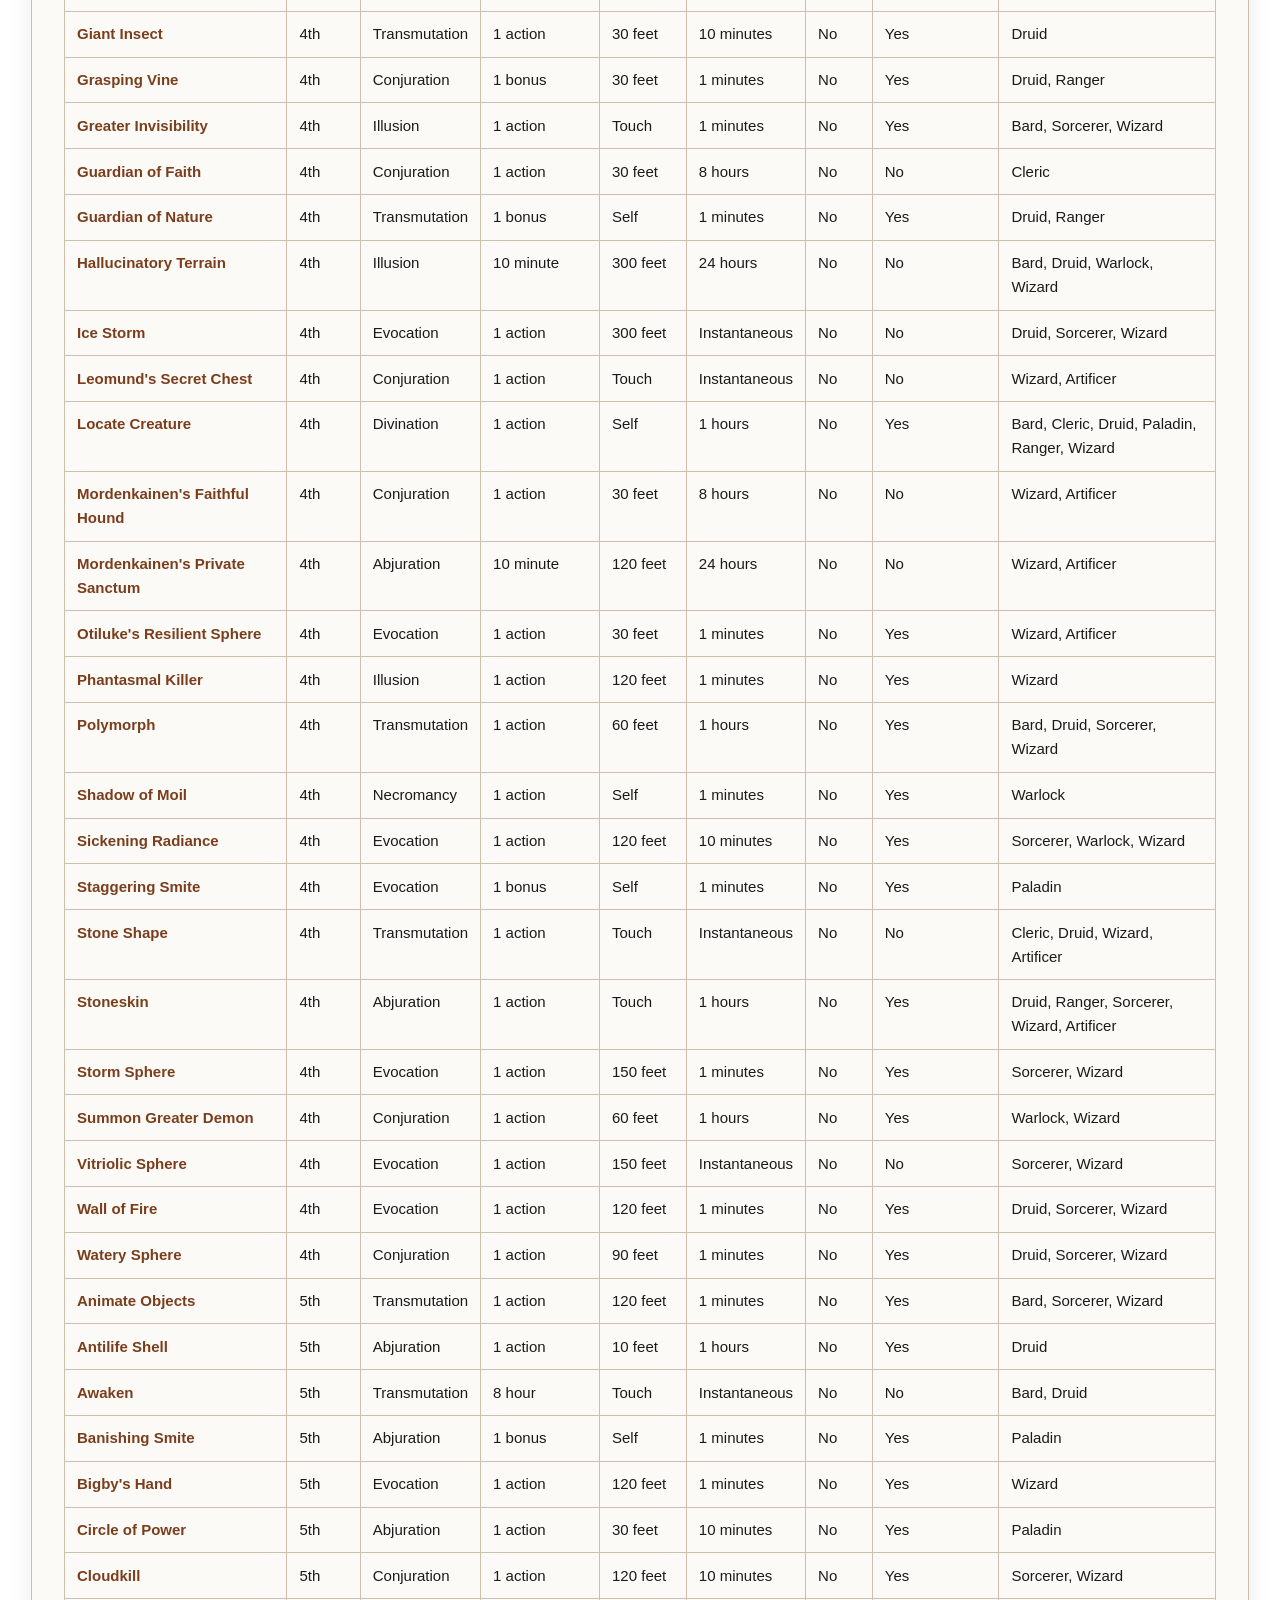
<file: Pages/Spells.html>
<!DOCTYPE html>
<html lang="en">
    <head>
        <meta charset="UTF-8">
        <meta name="viewport" content="width=device-width, initial-scale=1">
        <meta name="description" content="HOLY SPELL LIST">
        <meta name="author" content="Cody Owens">
        <title>Homebrew Hub - Spells Page</title>

        <link rel = "stylesheet" href = "../styles.css" />
        <link rel="icon" type="image/png" href="../Images/Shield.png">
    </head>
    <body class="home-page">
  <header class="hp-topbar">
    <a class="hp-brand" href="../homePage.html" aria-label="Homebrew Hub home">Homebrew Hub</a>
    <nav class="hp-topnav" aria-label="Main navigation">
      <a href="Campaigns.html">Campaigns</a>
      <a href="Players.html">Players</a>
      <a href="InitiativeTrackers.html">Initiative Trackers</a>
      <a href="Spells.html" aria-current="page">Spells</a>
    </nav>
  </header>

  <main class="page-shell">
    <section class="page-card">
      <h1>Spells</h1>
      <p class="intro">
        Browse all spells in the wiki. Use the filters below to narrow the list,
        then click a spell name to open its full entry.
      </p>

      <section class="filters">
        <div>
          <label for="searchInput">Search by Name</label>
          <input type="text" id="searchInput" placeholder="Search spells..." />
        </div>

        <div>
          <label for="levelFilter">Level</label>
          <select id="levelFilter">
            <option value="">All Levels</option>
            <option value="0">Cantrip</option>
            <option value="1">1st</option>
            <option value="2">2nd</option>
            <option value="3">3rd</option>
            <option value="4">4th</option>
            <option value="5">5th</option>
            <option value="6">6th</option>
            <option value="7">7th</option>
            <option value="8">8th</option>
            <option value="9">9th</option>
          </select>
        </div>

        <div>
          <label for="sourceFilter">Book</label>
          <select id="sourceFilter">
            <option value="">All Books</option>
            <option value="PHB">PHB</option>
            <option value="SCAG">SCAG</option>
            <option value="XGE">XGE</option>
          </select>
        </div>

        <div>
          <label for="schoolFilter">School</label>
          <select id="schoolFilter">
            <option value="">All Schools</option>
            <option value="A">Abjuration</option>
            <option value="C">Conjuration</option>
            <option value="D">Divination</option>
            <option value="E">Enchantment</option>
            <option value="V">Evocation</option>
            <option value="I">Illusion</option>
            <option value="N">Necromancy</option>
            <option value="T">Transmutation</option>
          </select>
        </div>

        <div>
          <label for="ritualFilter">Ritual</label>
          <select id="ritualFilter">
            <option value="">Any</option>
            <option value="true">Ritual Only</option>
            <option value="false">Non-Ritual</option>
          </select>
        </div>

        <div>
          <label for="concentrationFilter">Concentration</label>
          <select id="concentrationFilter">
            <option value="">Any</option>
            <option value="true">Concentration Only</option>
            <option value="false">Non-Concentration</option>
          </select>
        </div>

        <div>
          <label for="classFilter">Class</label>
          <select id="classFilter">
            <option value="">All Classes</option>
            <option value="Bard">Bard</option>
            <option value="Cleric">Cleric</option>
            <option value="Druid">Druid</option>
            <option value="Paladin">Paladin</option>
            <option value="Ranger">Ranger</option>
            <option value="Sorcerer">Sorcerer</option>
            <option value="Warlock">Warlock</option>
            <option value="Wizard">Wizard</option>
          </select>
        </div>

        <div class="filter-actions">
          <button id="clearFilters" type="button">Clear Filters</button>
        </div>
      </section>

      <div class="results-bar">
        <span id="resultsCount">Loading spells...</span>
      </div>

      <div class="table-wrap">
        <table id="spellsTable">
          <thead>
            <tr>
              <th data-sort="name">Spell Name</th>
              <th data-sort="level">Level</th>
              <th data-sort="school">School</th>
              <th data-sort="castingTime">Casting Time</th>
              <th data-sort="range">Range</th>
              <th data-sort="duration">Duration</th>
              <th data-sort="ritual">Ritual</th>
              <th data-sort="concentration">Concentration</th>
              <th data-sort="classes">Classes</th>
            </tr>
          </thead>
          <tbody id="spellsTableBody"></tbody>
        </table>
      </div>

      <div id="noResults" class="no-results" hidden>
        No spells matched the current filters.
      </div>
    </section>
  </main>

  <script src="../Javascript/Spells.js"></script>
</body>
</html>
</file>
<file: styles.css>
/* ============================================================
   HOMEBREW HUB — styles.css
   Single stylesheet for all pages.
   Link in every page's <head>:
     <link rel="stylesheet" href="../../styles.css">
   (adjust the path depth as needed per subfolder)
   ============================================================ */


/* ── DESIGN TOKENS ──────────────────────────────────────────
   All colours live here. Light mode is the default.
   Dark mode overrides follow immediately after.
   ---------------------------------------------------------- */

:root {
  /* Backgrounds */
  --bg:            #f4f1ea;
  --bg-paper:      #fcfaf6;
  --bg-sunken:     #ede7db;
  --bg-table-head: #e8dfd2;
  --bg-row-hover:  #f3ede4;

  /* Text */
  --ink:           #2f2419;
  --muted:         #6b5b4b;

  /* Borders */
  --line:          #cdbfae;

  /* Accent */
  --accent:        #7a3e1d;
  --accent-hi:     #5f2f15;

  /* Misc */
  --shadow:        rgba(0, 0, 0, 0.08);
}

@media (prefers-color-scheme: dark) {
  :root {
    --bg:            #141210;
    --bg-paper:      #1c1916;
    --bg-sunken:     #111009;
    --bg-table-head: #26211a;
    --bg-row-hover:  #221e18;

    --ink:           #e8e0d4;
    --muted:         #9c8f80;

    --line:          #3a322a;

    --accent:        #c47a50;
    --accent-hi:     #e09060;

    --shadow:        rgba(0, 0, 0, 0.35);
  }
}


/* ── RESET ──────────────────────────────────────────────────*/

*, *::before, *::after {
  box-sizing: border-box;
  margin: 0;
  padding: 0;
}


/* ── BASE ───────────────────────────────────────────────────*/

body {
  font-family: Georgia, "Times New Roman", Times, serif;
  background: var(--bg);
  color: var(--ink);
  line-height: 1.55;
  padding: 2rem 2.5rem;
}

/* homepage overrides the default body padding below */

p {
  margin-bottom: 1rem;
}

ul, ol {
  margin-bottom: 1rem;
  padding-left: 2rem;
}

li {
  margin-bottom: 0.25rem;
}

hr {
  border: 0;
  border-top: 1px solid var(--line);
  margin: 1rem 0;
}

img {
  width: 500px;
  height: auto;
  max-width: 100%;
}

footer {
  font-size: 0.75rem;
  color: var(--muted);
  margin-top: 2rem;
}


/* ── TYPOGRAPHY ─────────────────────────────────────────────*/

h1, h2, h3, h4, h5, h6 {
  font-family: Georgia, "Times New Roman", Times, serif;
  color: var(--accent);
  margin-top: 1.5rem;
  margin-bottom: 0.4rem;
}

h1 {
  font-size: 2.2rem;
  margin-top: 0;
  margin-bottom: 0.5rem;
  border-bottom: 2px solid var(--line);
  padding-bottom: 0.5rem;
}

h2 {
  font-size: 1.35rem;
}

h3 {
  font-size: 1.1rem;
}

a {
  color: var(--accent);
  text-decoration: none;
  font-weight: bold;
}

a:hover {
  color: var(--accent-hi);
  text-decoration: underline;
}


/* ── PAGE LAYOUT HELPERS ────────────────────────────────────*/

/* Optional wrappers pages can use for card-style layout */
.page-shell {
  max-width: 1250px;
  margin: 0 auto;
  padding: 2rem 1rem 4rem;
}

.page-card {
  background: var(--bg-paper);
  border: 1px solid var(--line);
  box-shadow: 0 8px 24px var(--shadow);
  padding: 2rem;
}

.intro {
  color: var(--muted);
  margin-bottom: 1.5rem;
}


/* ── TABLES ─────────────────────────────────────────────────*/

/* .content-table: used on content pages (no forced min-width) */
.content-table {
  width: 100%;
  max-width: 100%;
  margin-bottom: 1.25rem;
  border-collapse: collapse;
  background: var(--bg-paper);
  border: 1px solid var(--line);
}

/* Full-width scrollable table (spell page etc.) */
table {
  width: 100%;
  min-width: 1100px;
  border-collapse: collapse;
  background: var(--bg-paper);
  border: 1px solid var(--line);
}

th,
td {
  text-align: left;
  padding: 0.65rem 0.75rem;
  border: 1px solid var(--line);
  vertical-align: top;
}

th {
  background: var(--bg-table-head);
  white-space: nowrap;
  cursor: pointer;
  user-select: none;
}

th:hover {
  background: var(--line);
}

tbody tr:hover {
  background: var(--bg-row-hover);
}

.table-wrap {
  overflow-x: auto;
}


/* ── FILTERS ────────────────────────────────────────────────*/

.filters {
  display: grid;
  grid-template-columns: repeat(auto-fit, minmax(180px, 1fr));
  gap: 0.75rem;
  margin-bottom: 1rem;
  padding: 1rem;
  background: var(--bg-sunken);
  border: 1px solid var(--line);
}

.filters label {
  display: block;
  font-size: 0.9rem;
  font-weight: bold;
  margin-bottom: 0.25rem;
  color: var(--ink);
}

.filters input,
.filters select,
.filters button {
  width: 100%;
  padding: 0.55rem 0.65rem;
  border: 1px solid var(--line);
  background: var(--bg-paper);
  color: var(--ink);
  font: inherit;
}

.filter-actions {
  display: flex;
  align-items: end;
}

.filter-actions button {
  cursor: pointer;
  background: var(--accent);
  color: var(--bg);
  border-color: var(--accent);
}

.filter-actions button:hover {
  background: var(--accent-hi);
}

.results-bar {
  margin: 0.75rem 0 1rem;
  color: var(--muted);
  font-size: 0.95rem;
}

.no-results {
  margin-top: 1rem;
  padding: 1rem;
  border: 1px solid var(--line);
  background: var(--bg-paper);
  color: var(--muted);
}


/* ── BACK BUTTON ────────────────────────────────────────────*/

.back-btn {
  display: inline-flex;
  align-items: center;
  gap: 6px;
  margin-bottom: 1.25rem;
  padding: 5px 12px 5px 8px;
  background: none;
  border: 1px solid var(--line);
  border-radius: 4px;
  color: var(--muted);
  font-family: Georgia, "Times New Roman", Times, serif;
  font-size: 0.9rem;
  cursor: pointer;
  text-decoration: none;
  transition: color 0.12s, border-color 0.12s, background 0.12s;
}

.back-btn:hover {
  color: var(--ink);
  border-color: var(--accent);
  background: var(--bg-sunken);
  text-decoration: none;
}

.back-btn::before {
  content: '←';
  font-size: 1rem;
  line-height: 1;
}


/* ── SPELL PAGE ─────────────────────────────────────────────*/

.spell-page {
  max-width: 900px;
  margin: 0 auto;
  padding: 2rem 1rem 3rem;
}

.spell-entry {
  background: var(--bg-paper);
  border: 1px solid var(--line);
  padding: 1.5rem 2rem;
  box-shadow: 0 2px 8px var(--shadow);
}

.spell-subtitle {
  margin-top: 0;
  margin-bottom: 1rem;
  color: var(--muted);
  font-size: 1rem;
}

.spell-meta {
  background: var(--bg-sunken);
  border: 1px solid var(--line);
  padding: 0.85rem 1rem;
  margin-bottom: 1rem;
}

.spell-meta p {
  margin: 0.25rem 0;
}

.spell-body p {
  margin: 0 0 1rem 0;
}

.spell-footer {
  margin-top: 1.25rem;
  padding-top: 0.75rem;
  border-top: 1px solid var(--line);
  font-size: 0.95rem;
  color: var(--muted);
}

.spell-display-page {
  max-width: 1600px;
  margin: 0 auto;
  padding: 2rem 1rem 3rem;
}

.spell-picker {
  margin: 1.5rem 0 2rem;
  padding: 1.25rem;
  background: var(--bg-sunken);
  border: 1px solid var(--line);
}

.spell-picker h2,
.spell-selection h2 {
  margin-top: 0;
}

.spell-picker label {
  display: block;
  margin-bottom: 0.3rem;
  font-weight: bold;
}

.spell-picker input {
  width: 100%;
  padding: 0.65rem 0.75rem;
  border: 1px solid var(--line);
  background: var(--bg-paper);
  color: var(--ink);
  font: inherit;
}

.spell-search-results {
  display: grid;
  grid-template-columns: repeat(auto-fit, minmax(min(100%, 18rem), 1fr));
  gap: 0.5rem;
  max-height: 22rem;
  overflow-y: auto;
  list-style: none;
  margin: 0;
  padding: 0;
}

.spell-search-result {
  display: flex;
  width: 100%;
  min-height: 3.5rem;
  flex-direction: column;
  align-items: flex-start;
  padding: 0.55rem 0.75rem;
  border: 1px solid var(--line);
  background: var(--bg-paper);
  color: var(--ink);
  font: inherit;
  text-align: left;
  cursor: pointer;
}

.spell-search-result:hover:not(:disabled) {
  border-color: var(--accent);
  background: var(--bg-row-hover);
}

.spell-search-result:disabled {
  color: var(--muted);
  cursor: not-allowed;
  opacity: 0.65;
}

.spell-search-result-name {
  font-weight: bold;
}

.spell-search-result-detail {
  color: var(--muted);
  font-size: 0.85rem;
}

.spell-selection-heading {
  display: flex;
  flex-wrap: wrap;
  align-items: baseline;
  justify-content: space-between;
  gap: 0.25rem 1rem;
}

.spell-selection-heading .results-bar {
  margin: 0;
}

.spell-grid {
  display: grid;
  grid-template-columns: repeat(4, minmax(0, 1fr));
  align-items: stretch;
  gap: 1rem;
}

@media (max-width: 1200px) {
  .spell-grid {
    grid-template-columns: repeat(3, minmax(0, 1fr));
  }
}

@media (max-width: 900px) {
  .spell-grid {
    grid-template-columns: repeat(2, minmax(0, 1fr));
  }
}

.spell-grid .spell-entry {
  min-width: 0;
  overflow-wrap: anywhere;
  padding: 1.25rem;
}

.spell-card-heading {
  display: flex;
  align-items: flex-start;
  justify-content: space-between;
  gap: 0.75rem;
}

.spell-card-heading h3 {
  min-width: 0;
  margin-top: 0;
  overflow-wrap: anywhere;
}

.spell-remove-button {
  flex: 0 0 auto;
  padding: 0.3rem 0.55rem;
  border: 1px solid var(--line);
  background: var(--bg-paper);
  color: var(--muted);
  font: inherit;
  font-size: 0.85rem;
  cursor: pointer;
}

.spell-remove-button:hover {
  border-color: var(--accent);
  color: var(--accent);
}

.spell-grid .spell-meta p {
  overflow-wrap: anywhere;
}

.spell-grid .spell-body p {
  margin-bottom: 0.75rem;
}

.spell-grid .spell-body-collapsed {
  max-height: 14rem;
  overflow: hidden;
}

.spell-expand-button {
  padding: 0;
  border: 0;
  background: none;
  color: var(--accent);
  font: inherit;
  font-weight: bold;
  cursor: pointer;
}

.spell-expand-button:hover {
  text-decoration: underline;
}

.spell-grid .spell-footer {
  overflow-wrap: anywhere;
}


/* ── CAMPAIGN PAGE ──────────────────────────────────────────*/

.campaign-page {
  max-width: 1040px;
  margin: 0 auto 2rem;
  padding: 1rem 1rem 0;
}

#campaign-portfolio {
  background:
    linear-gradient(135deg, color-mix(in srgb, var(--accent) 8%, transparent), transparent 55%),
    var(--bg-paper);
  border: 1px solid var(--line);
  border-top: 4px solid var(--accent);
  border-radius: 10px;
  box-shadow: 0 10px 28px var(--shadow);
  padding: 2rem 2.25rem;
}

#campaign-portfolio h1 {
  font-size: clamp(1.8rem, 4vw, 2.6rem);
}

#campaign-portfolio p {
  max-width: 70ch;
  color: var(--muted);
}

#campaign-portfolio ul {
  display: grid;
  grid-template-columns: repeat(auto-fit, minmax(230px, 1fr));
  gap: 0.75rem;
  list-style: none;
  margin: 1.25rem 0 0;
  padding: 0;
}

#campaign-portfolio li {
  margin: 0;
}

#campaign-portfolio li a {
  display: block;
  padding: 1rem 1.1rem;
  border: 1px solid var(--line);
  border-radius: 7px;
  background: var(--bg);
  transition: transform 0.15s ease, border-color 0.15s ease, box-shadow 0.15s ease;
}

#campaign-portfolio li a:hover {
  border-color: var(--accent);
  box-shadow: 0 5px 14px var(--shadow);
  text-decoration: none;
  transform: translateY(-2px);
}

#campaign-portfolio dl {
  display: grid;
  grid-template-columns: minmax(9rem, auto) 1fr;
  margin-top: 1.5rem;
  border-top: 1px solid var(--line);
}

#campaign-portfolio dt,
#campaign-portfolio dd {
  padding: 0.75rem 0;
  border-bottom: 1px solid var(--line);
}

#campaign-portfolio dt {
  color: var(--muted);
  font-size: 0.9rem;
  font-weight: bold;
  text-transform: uppercase;
  letter-spacing: 0.06em;
}

.campaign-players {
  margin-top: 2rem;
  border-top: 1px solid var(--line);
  padding-top: 1rem;
}

.campaign-players h2 {
  margin-top: 0;
}

.player-management {
  margin: 1rem 0 1.5rem;
  padding: 1rem;
  background: var(--bg-sunken);
  border: 1px solid var(--line);
}

.player-management > label {
  display: block;
  margin-bottom: 0.4rem;
  font-weight: bold;
}

.player-add-row {
  display: flex;
  flex-wrap: wrap;
  gap: 0.6rem;
}

.player-select {
  flex: 1 1 16rem;
  min-width: 0;
  padding: 0.65rem 0.75rem;
  border: 1px solid var(--line);
  background: var(--bg);
  color: var(--ink);
  font: inherit;
}

.player-action-button,
.player-remove-button {
  padding: 0.65rem 0.8rem;
  border: 1px solid var(--accent);
  border-radius: 5px;
  background: var(--accent);
  color: var(--bg-paper);
  font: inherit;
  font-weight: bold;
  cursor: pointer;
}

.player-action-button:hover,
.player-remove-button:hover {
  background: var(--accent-hi);
}

.player-action-button:disabled {
  cursor: not-allowed;
  opacity: 0.55;
}

.player-save-button {
  background: var(--bg);
  color: var(--accent);
}

.player-save-status {
  min-height: 1.5em;
  margin: 0.6rem 0 0;
  color: var(--muted);
}

.player-search {
  width: 100%;
  max-width: 34rem;
  padding: 0.65rem 0.75rem;
  border: 1px solid var(--line);
  border-radius: 5px;
  background: var(--bg);
  color: var(--ink);
  font: inherit;
}

.player-results {
  margin: 0.75rem 0;
  color: var(--muted);
}

.player-cards {
  display: grid;
  grid-template-columns: repeat(auto-fit, minmax(220px, 1fr));
  gap: 1rem;
}

.player-card {
  padding: 1rem;
  border: 1px solid var(--line);
  border-radius: 7px;
  background: var(--bg);
}

.player-card h3 {
  margin: 0;
}

.player-card > p {
  margin-bottom: 0.75rem;
  color: var(--muted);
}

.player-card dl {
  display: grid;
  grid-template-columns: auto 1fr;
  gap: 0.25rem 0.75rem;
  margin: 0;
}

.player-card dt {
  padding: 0;
  border: 0;
  color: var(--muted);
  font-size: 0.8rem;
}

.player-card dd {
  overflow-wrap: anywhere;
  padding: 0;
  border: 0;
}

.player-edit-dialog {
  width: min(42rem, calc(100% - 2rem));
  max-height: calc(100% - 2rem);
  overflow: auto;
  margin: auto;
  padding: 1.5rem;
  border: 1px solid var(--line);
  background: var(--bg-paper);
  color: var(--ink);
  box-shadow: 0 8px 24px var(--shadow);
}

.player-edit-dialog::backdrop {
  background: rgb(0 0 0 / 45%);
}

.player-edit-dialog h2 {
  margin-top: 0;
}

.player-remove-button {
  margin-top: 0.9rem;
  background: transparent;
  color: var(--accent);
  font-size: 0.85rem;
}

.player-edit-button,
.player-cancel-button,
.player-edit-actions button[type="submit"] {
  margin-top: 0.9rem;
  padding: 0.5rem 0.8rem;
  border: 1px solid var(--accent);
  border-radius: 5px;
  background: var(--accent);
  color: var(--bg-paper);
  font: inherit;
  cursor: pointer;
}

.player-edit-button:hover,
.player-cancel-button:hover {
  background: var(--accent-hi);
}

.player-edit-form {
  display: grid;
  gap: 0.75rem;
}

.player-edit-form input {
  width: 100%;
  padding: 0.5rem 0.6rem;
  border: 1px solid var(--line);
  background: var(--bg-paper);
  color: var(--ink);
  font: inherit;
}

.player-edit-form label {
  display: block;
  min-width: 0;
  overflow-wrap: anywhere;
  margin-bottom: 0.25rem;
  font-weight: bold;
}

.player-edit-form .player-attributes {
  margin-top: 0.25rem;
  grid-template-columns: repeat(3, minmax(0, 1fr));
  gap: 0.6rem;
}

.player-edit-form > div {
  min-width: 0;
}

.player-edit-form .player-attributes label {
  font-size: 0.9rem;
  white-space: nowrap;
}

.player-edit-form .player-attributes input {
  padding: 0.35rem 0.45rem;
}

.player-edit-actions {
  display: flex;
  gap: 0.6rem;
}

.player-edit-actions button {
  margin-top: 0;
}

.player-edit-error {
  margin: 0;
  color: var(--accent);
}

.player-cancel-button {
  background: transparent;
  color: var(--accent);
}

.no-player-results {
  color: var(--muted);
}

.player-form {
  display: grid;
  grid-template-columns: repeat(2, minmax(0, 1fr));
  gap: 1rem;
  margin: 1.5rem 0 2rem;
  padding: 1rem;
  background: var(--bg-sunken);
  border: 1px solid var(--line);
}

.player-form label {
  display: block;
  margin-bottom: 0.4rem;
  font-weight: bold;
}

.player-form input {
  width: 100%;
  padding: 0.65rem 0.75rem;
  border: 1px solid var(--line);
  background: var(--bg);
  color: var(--ink);
  font: inherit;
}

.player-form select {
  width: 100%;
  padding: 0.65rem 0.75rem;
  border: 1px solid var(--line);
  border-radius: 4px;
  background: var(--bg);
  color: var(--ink);
  font: inherit;
}

.player-form select:focus,
.player-form input:focus {
  border-color: var(--accent);
  outline: 2px solid color-mix(in srgb, var(--accent) 25%, transparent);
  outline-offset: 1px;
}

.player-attributes {
  display: grid;
  grid-column: 1 / -1;
  grid-template-columns: repeat(3, minmax(0, 1fr));
  gap: 1rem;
  border: 1px solid var(--line);
  padding: 1rem;
}

.player-attributes legend {
  padding: 0 0.4rem;
  font-weight: bold;
}

.player-form button {
  justify-self: start;
  padding: 0.7rem 1.2rem;
  border: 1px solid var(--accent);
  border-radius: 5px;
  background: var(--accent);
  color: var(--bg-paper);
  font: inherit;
  font-weight: bold;
  cursor: pointer;
}

.player-form button:hover {
  background: var(--accent-hi);
}

.player-form-action {
  display: flex;
  align-items: end;
}

.player-clone-action {
  display: block;
}

.player-clone-action > label {
  margin-bottom: 0.4rem;
}

.player-clone-controls {
  display: flex;
  align-items: stretch;
  gap: 0.6rem;
}

.player-clone-controls select {
  flex: 1;
  min-width: 0;
}

.player-clone-controls button {
  flex-shrink: 0;
}

#prepopulate-clone {
  background: transparent;
  color: var(--accent);
}

#prepopulate-clone:hover {
  background: var(--bg-paper);
}

#prepopulate-clone-select {
  cursor: pointer;
}

.player-form .player-save-status {
  align-self: center;
  margin: 0;
}

.player-page h2 {
  margin-top: 0;
}

.campaign-form {
  display: grid;
  grid-template-columns: repeat(2, minmax(0, 1fr));
  gap: 1.15rem 1.25rem;
  max-width: 1040px;
  margin: 0 auto;
  padding: 2rem 2.25rem;
  background: var(--bg-paper);
  border: 1px solid var(--line);
  border-radius: 10px;
  box-shadow: 0 10px 28px var(--shadow);
}

.campaign-form[hidden] {
  display: none;
}

.campaign-create-section {
  width: 100%;
  margin: 2.5rem auto 3rem;
  padding: 0 2.25rem;
}

.campaign-create-toggle {
  display: block;
  width: 100%;
  margin: 0 auto;
  border: 1px solid var(--accent);
  border-radius: 5px;
  background: var(--accent);
  color: var(--bg-paper);
  cursor: pointer;
  font: inherit;
  font-weight: bold;
  padding: 0.75rem 1.4rem;
}

.campaign-create-toggle:hover {
  background: var(--accent-hi);
}

.campaign-create-toggle:focus-visible {
  outline: 3px solid color-mix(in srgb, var(--accent) 35%, transparent);
  outline-offset: 2px;
}

.campaign-form-heading,
.campaign-form > div:nth-of-type(5),
.campaign-form button {
  grid-column: 1 / -1;
}

.campaign-form-heading {
  padding-bottom: 0.5rem;
  border-bottom: 1px solid var(--line);
}

.campaign-form-heading h2 {
  margin: 0.15rem 0 0.25rem;
  font-size: 1.65rem;
}

.campaign-form-heading p:last-child {
  margin: 0;
  color: var(--muted);
}

.eyebrow {
  margin: 0;
  color: var(--accent);
  font-size: 0.75rem;
  font-weight: bold;
  letter-spacing: 0.12em;
  text-transform: uppercase;
}

.campaign-form label {
  display: block;
  margin-bottom: 0.4rem;
  color: var(--ink);
  font-size: 0.92rem;
  font-weight: bold;
}

.campaign-form input,
.campaign-form textarea {
  width: 100%;
  border: 1px solid var(--line);
  border-radius: 5px;
  background: var(--bg);
  color: var(--ink);
  font: inherit;
  padding: 0.7rem 0.8rem;
  transition: border-color 0.15s ease, box-shadow 0.15s ease;
}

.campaign-form textarea {
  min-height: 7rem;
  resize: vertical;
}

.campaign-form input:focus,
.campaign-form textarea:focus {
  border-color: var(--accent);
  box-shadow: 0 0 0 3px color-mix(in srgb, var(--accent) 20%, transparent);
  outline: none;
}

.campaign-form button {
  justify-self: start;
  border: 1px solid var(--accent);
  border-radius: 5px;
  background: var(--accent);
  color: var(--bg-paper);
  cursor: pointer;
  font: inherit;
  font-weight: bold;
  padding: 0.75rem 1.4rem;
  transition: background 0.15s ease, transform 0.15s ease;
}

.campaign-form button:hover {
  background: var(--accent-hi);
  transform: translateY(-1px);
}

.campaign-form button:focus-visible {
  outline: 3px solid color-mix(in srgb, var(--accent) 35%, transparent);
  outline-offset: 2px;
}

/* ── INITIATIVE PAGE ────────────────────────────────────────*/

/* ~10% of the screen on each side; falls back to full width on small screens */
.initiative-page {
  width: 80vw;
  max-width: 100%;
  padding-left: 0;
  padding-right: 0;
}

.initiative-page h1 {
  margin-top: 0;
}

.initiative-form {
  display: grid;
  grid-template-columns: minmax(0, 2fr) repeat(4, minmax(0, 1fr));
  gap: 0.75rem;
  margin-bottom: 1.5rem;
  padding: 1rem;
  background: var(--bg-sunken);
  border: 1px solid var(--line);
  border-radius: 6px;
}

.initiative-field label {
  display: block;
  margin-bottom: 0.25rem;
  color: var(--ink);
  font-size: 0.9rem;
  font-weight: bold;
}

.initiative-field input:not([type="checkbox"]) {
  width: 100%;
  padding: 0.55rem 0.65rem;
  border: 1px solid var(--line);
  border-radius: 4px;
  background: var(--bg-paper);
  color: var(--ink);
  font: inherit;
  transition: border-color 0.15s ease, box-shadow 0.15s ease;
}

.initiative-field input:focus,
.stat-field input:focus {
  border-color: var(--accent);
  box-shadow: 0 0 0 3px color-mix(in srgb, var(--accent) 20%, transparent);
  outline: none;
}

.initiative-field .optional {
  color: var(--muted);
  font-size: 0.8rem;
  font-weight: normal;
}

.creature-details {
  display: grid;
  grid-template-columns: repeat(2, minmax(0, 1fr));
  gap: 0.5rem;
  margin-top: 0.5rem;
}

.creature-details label {
  font-size: 0.8rem;
}

.creature-details select,
.creature-details input {
  width: 100%;
  padding: 0.45rem 0.55rem;
  border: 1px solid var(--line);
  border-radius: 4px;
  background: var(--bg-paper);
  color: var(--ink);
  font: inherit;
  font-size: 0.9rem;
}

.creature-details select {
  cursor: pointer;
}

.creature-details input {
  margin-top: 0.35rem;
}

.creature-details select:focus {
  border-color: var(--accent);
  box-shadow: 0 0 0 3px color-mix(in srgb, var(--accent) 20%, transparent);
  outline: none;
}

.initiative-field input:disabled {
  background: var(--bg-sunken);
  color: var(--muted);
  cursor: not-allowed;
}

.initiative-field .initiative-check,
.initiative-check {
  display: flex;
  align-items: center;
  gap: 0.4rem;
  margin: 0.4rem 0 0;
  color: var(--muted);
  font-size: 0.85rem;
  font-weight: normal;
  cursor: pointer;
}

.initiative-check:has(input:disabled) {
  opacity: 0.45;
  cursor: not-allowed;
}

.initiative-check input:disabled {
  cursor: not-allowed;
}

.initiative-check input {
  width: 1rem;
  height: 1rem;
  accent-color: var(--accent);
  cursor: pointer;
}

.boss-fields {
  grid-column: 1 / -1;
  display: grid;
  grid-template-columns: repeat(2, minmax(0, 14rem));
  gap: 0.75rem;
  padding: 0.75rem;
  border: 1px dashed var(--accent);
  border-radius: 4px;
}

.boss-fields[hidden] {
  display: none;
}

.initiative-actions {
  grid-column: 1 / -1;
  display: flex;
  flex-wrap: wrap;
  gap: 0.5rem;
}

.initiative-btn {
  padding: 0.55rem 1.25rem;
  border: 1px solid var(--accent);
  border-radius: 4px;
  background: var(--accent);
  color: var(--bg-paper);
  font: inherit;
  font-weight: bold;
  cursor: pointer;
  transition: background 0.15s ease, border-color 0.15s ease, color 0.15s ease;
}

.initiative-btn:hover {
  background: var(--accent-hi);
  border-color: var(--accent-hi);
}

.initiative-btn-secondary {
  margin-left: auto;
  background: var(--bg-paper);
  border-color: var(--line);
  color: var(--muted);
}

.initiative-btn-secondary:hover {
  background: var(--bg-paper);
  border-color: var(--accent);
  color: var(--accent);
}

.initiative-btn:focus-visible,
.creature-remove:focus-visible {
  outline: 3px solid color-mix(in srgb, var(--accent) 35%, transparent);
  outline-offset: 2px;
}

.combat-bar {
  display: flex;
  flex-wrap: wrap;
  align-items: center;
  justify-content: space-between;
  gap: 0.75rem;
  margin-bottom: 1rem;
  padding-bottom: 0.75rem;
  border-bottom: 1px solid var(--line);
}

.round-display {
  color: var(--muted);
  font-size: 1.1rem;
  font-style: italic;
}

.round-display.active {
  color: var(--accent);
  font-size: 1.35rem;
  font-style: normal;
  font-weight: bold;
}

.combat-option {
  margin: 0 auto 0 0.5rem;
}

.combat-bar .initiative-btn-secondary {
  margin-left: 0;
}

.initiative-btn:disabled {
  opacity: 0.5;
  cursor: not-allowed;
}

.initiative-btn:disabled:hover {
  background: var(--accent);
  border-color: var(--accent);
}

.party-import {
  margin-bottom: 1rem;
  padding: 0.85rem 1rem;
  border: 1px solid var(--line);
  border-left: 4px solid var(--accent);
  border-radius: 6px;
  background: var(--bg-paper);
}

.party-import-heading {
  margin: 0 0 0.5rem;
  font-size: 1.05rem;
}

.party-import-row {
  display: flex;
  flex-wrap: wrap;
  gap: 0.5rem;
}

.party-import-row select {
  flex: 1 1 16rem;
  min-width: 0;
  padding: 0.5rem 0.6rem;
  border: 1px solid var(--line);
  border-radius: 4px;
  background: var(--bg-paper);
  color: var(--ink);
  font: inherit;
  cursor: pointer;
}

.party-import-row select:disabled {
  color: var(--muted);
  cursor: not-allowed;
}

.party-import-row select:focus {
  border-color: var(--accent);
  box-shadow: 0 0 0 3px color-mix(in srgb, var(--accent) 20%, transparent);
  outline: none;
}

.party-import-status {
  margin: 0.5rem 0 0;
  color: var(--muted);
  font-size: 0.9rem;
}

.party-import-status:empty {
  display: none;
}

.visually-hidden {
  position: absolute;
  width: 1px;
  height: 1px;
  overflow: hidden;
  clip: rect(0 0 0 0);
  white-space: nowrap;
}

.initiative-input.needs-initiative {
  border-style: dashed;
  animation: needs-initiative-pulse 1.6s ease-in-out infinite;
}

.initiative-input.needs-initiative::placeholder {
  color: var(--accent);
  opacity: 0.8;
}

@keyframes needs-initiative-pulse {
  50% {
    box-shadow: 0 0 0 4px color-mix(in srgb, var(--accent) 30%, transparent);
  }
}

@media (prefers-reduced-motion: reduce) {
  .initiative-input.needs-initiative {
    animation: none;
  }
}

.initiative-list {
  display: flex;
  flex-direction: column;
  gap: 0.75rem;
}

.coc-health-row {
  display: flex;
  flex-wrap: wrap;
  align-items: center;
  gap: 0.65rem;
}

.coc-method-row > label {
  font-weight: bold;
}

.coc-method-row select,
.coc-con-result select {
  padding: 0.5rem 0.6rem;
  border: 1px solid var(--line);
  border-radius: 4px;
  background: var(--bg-paper);
  color: var(--ink);
  font: inherit;
}

.coc-combat-bar {
  justify-content: flex-start;
}

.coc-combat-bar .round-display {
  flex: 1 1 100%;
}

.coc-combatant .creature-header {
  flex-wrap: wrap;
  margin-bottom: 0.5rem;
}

.coc-combatant .creature-remove {
  margin-left: auto;
}

.coc-roll-status,
.coc-condition {
  margin: 0.25rem 0;
  color: var(--muted);
}

.coc-roll-status {
  font-weight: bold;
}

.coc-condition {
  padding: 0.45rem 0.6rem;
  border-left: 3px solid var(--line);
  background: var(--bg-sunken);
  color: var(--ink);
}

.coc-combatant.coc-dead {
  opacity: 0.7;
}

.coc-health-row {
  margin: 0.65rem 0;
}

.coc-health-row .stat-field {
  grid-template-columns: auto minmax(4rem, 6rem);
}

.coc-max-hp {
  color: var(--muted);
  font-size: 0.9rem;
}

.coc-wound-toggle {
  margin: 0;
}

.coc-damage-row {
  padding-left: 0;
}

.coc-damage-row .damage-input {
  width: min(100%, 14rem);
}

.coc-con-button {
  margin-top: 0.5rem;
}

.coc-con-result {
  margin: 0.65rem 0;
}

.coc-con-result > label {
  display: block;
  margin-bottom: 0.35rem;
  color: var(--muted);
  font-size: 0.9rem;
  font-weight: bold;
}

.coc-con-result-controls {
  display: flex;
  flex-wrap: wrap;
  align-items: center;
  gap: 0.5rem;
}

.coc-con-result-controls select {
  min-width: min(100%, 14rem);
}

.coc-con-button {
  margin-top: 0;
}

.coc-initiative-page .initiative-form {
  grid-template-columns: repeat(3, minmax(0, 1fr));
}

.coc-initiative-page .initiative-field .initiative-check {
  margin-top: 0.55rem;
}

.coc-initiative-page .initiative-actions {
  align-items: center;
}

@media (max-width: 650px) {
  .coc-initiative-page .initiative-form {
    grid-template-columns: repeat(2, minmax(0, 1fr));
  }
}

.initiative-empty {
  margin: 0;
  padding: 1.5rem 1rem;
  border: 1px dashed var(--line);
  border-radius: 6px;
  color: var(--muted);
  text-align: center;
  font-style: italic;
}

.creature {
  padding: 0.9rem 1rem;
  background: var(--bg-paper);
  border: 1px solid var(--line);
  border-left: 4px solid var(--accent);
  border-radius: 6px;
  box-shadow: 0 2px 8px var(--shadow);
}

.creature.current-turn {
  border-color: var(--accent);
  border-left-width: 8px;
  background: color-mix(in srgb, var(--accent) 10%, var(--bg-paper));
  box-shadow: 0 0 0 2px color-mix(in srgb, var(--accent) 35%, transparent), 0 6px 18px var(--shadow);
}

.creature.current-turn .initiative {
  background: var(--accent);
  color: var(--bg-paper);
}

.creature-next {
  flex: 0 0 auto;
  padding: 0.35rem 0.9rem;
  border: 1px solid var(--accent);
  border-radius: 4px;
  background: var(--accent);
  color: var(--bg-paper);
  font: inherit;
  font-size: 0.9rem;
  font-weight: bold;
  cursor: pointer;
  transition: background 0.12s, border-color 0.12s;
}

.creature-next:hover {
  background: var(--accent-hi);
  border-color: var(--accent-hi);
}

.creature-next:focus-visible {
  outline: 3px solid color-mix(in srgb, var(--accent) 35%, transparent);
  outline-offset: 2px;
}

.creature-header {
  display: flex;
  align-items: center;
  gap: 0.9rem;
}

.creature:has(.hp-box) .creature-header {
  margin-bottom: 0.75rem;
}

.initiative {
  display: flex;
  flex: 0 0 auto;
  align-items: center;
  justify-content: center;
  width: 2.75rem;
  height: 2.75rem;
  border: 2px solid var(--accent);
  border-radius: 50%;
  background: var(--bg-sunken);
  color: var(--accent);
  font-size: 1.2rem;
  font-weight: bold;
  line-height: 1;
}

.initiative-input {
  padding: 0;
  font-family: inherit;
  text-align: center;
  cursor: text;
  -moz-appearance: textfield;
  appearance: textfield;
  transition: box-shadow 0.15s ease;
}

.initiative-input::-webkit-outer-spin-button,
.initiative-input::-webkit-inner-spin-button {
  margin: 0;
  -webkit-appearance: none;
}

.initiative-input:hover {
  box-shadow: 0 0 0 3px color-mix(in srgb, var(--accent) 20%, transparent);
}

.initiative-input:focus {
  box-shadow: 0 0 0 3px color-mix(in srgb, var(--accent) 35%, transparent);
  outline: none;
}

.initiative.long {
  font-size: 0.85rem;
}

.creature-meta {
  display: block;
  margin-top: 0.1rem;
  color: var(--muted);
  font-size: 0.85rem;
  font-style: italic;
  font-weight: normal;
}

.creature-name {
  flex: 1;
  min-width: 0;
  margin: 0;
  color: var(--ink);
  font-size: 1.15rem;
  overflow-wrap: anywhere;
}

.creature-count {
  margin-left: 0.5rem;
  padding: 0.1rem 0.45rem;
  border: 1px solid var(--line);
  border-radius: 999px;
  background: var(--bg-sunken);
  color: var(--muted);
  font-size: 0.8rem;
  font-weight: normal;
  vertical-align: middle;
}

.creature-tag {
  margin-left: 0.5rem;
  padding: 0.1rem 0.45rem;
  border-radius: 999px;
  background: var(--accent);
  color: var(--bg-paper);
  font-size: 0.7rem;
  font-weight: bold;
  letter-spacing: 0.06em;
  vertical-align: middle;
}

.creature.player:not(.current-turn) {
  border-left-style: double;
  border-left-width: 6px;
}

.boss-tag {
  background: #8b2a2a;
}

.creature.boss:not(.current-turn) {
  border-left-color: #8b2a2a;
}

.vehicle-tag {
  background: #4a6070;
}

.lair-tag {
  background: #2f6f62;
}

.creature.lair:not(.current-turn) {
  border-left-color: #2f6f62;
}

.lair-actions {
  display: flex;
  flex-direction: column;
  gap: 0.4rem;
  margin: 0.75rem 0 0;
  padding: 0 0 0 3.65rem;
  list-style: none;
}

.lair-action {
  display: flex;
  align-items: center;
  gap: 0.6rem;
  margin: 0;
  padding: 0.4rem 0.6rem;
  border: 1px solid var(--line);
  border-radius: 4px;
  background: var(--bg-sunken);
}

.lair-action-number {
  min-width: 1.25rem;
  color: #2f6f62;
  font-weight: bold;
  text-align: center;
}

.lair-action-identifier {
  flex: 1;
  min-width: 0;
}

.lair-toggle {
  flex: 0 0 auto;
  min-width: 9.5rem;
  padding: 0.3rem 0.6rem;
  border: 1px solid #b04a3a;
  border-radius: 3px;
  background: color-mix(in srgb, #b04a3a 16%, var(--bg-paper));
  color: #b04a3a;
  font: inherit;
  font-size: 0.75rem;
  font-weight: bold;
  letter-spacing: 0.05em;
  cursor: pointer;
  transition: background 0.12s, border-color 0.12s, color 0.12s;
}

.lair-toggle.available {
  border-color: #3f8a4f;
  background: color-mix(in srgb, #3f8a4f 18%, var(--bg-paper));
  color: #3f8a4f;
}

.lair-toggle:focus-visible {
  outline: 3px solid color-mix(in srgb, var(--accent) 35%, transparent);
  outline-offset: 2px;
}

.player-controlled-tag {
  background: #7a4fa8;
}

.creature.player-controlled:not(.current-turn) {
  border-left-color: #7a4fa8;
  background: color-mix(in srgb, #7a4fa8 7%, var(--bg-paper));
}

.creature.vehicle:not(.current-turn):not(.boss) {
  border-left-color: #4a6070;
}

.stat-dt input {
  font-size: 0.9rem;
}

.legendary-list {
  display: flex;
  flex-wrap: wrap;
  gap: 0.5rem 1.5rem;
  margin-top: 0.6rem;
  padding-left: 3.65rem;
}

.legendary-tracker {
  display: flex;
  flex-wrap: wrap;
  align-items: center;
  gap: 0.5rem;
  padding: 0.4rem 0.6rem;
  border: 1px solid var(--line);
  border-radius: 4px;
  background: var(--bg-sunken);
}

.legendary-label {
  color: var(--muted);
  font-size: 0.85rem;
  font-weight: bold;
}

.legendary-pips {
  display: flex;
  gap: 0.25rem;
}

.legendary-pip {
  width: 0.8rem;
  height: 0.8rem;
  border: 2px solid var(--accent);
  border-radius: 50%;
  background: var(--accent);
  transition: background 0.12s;
}

.legendary-pip.spent {
  background: transparent;
  opacity: 0.6;
}

.legendary-count {
  min-width: 2.5rem;
  color: var(--ink);
  font-size: 0.9rem;
  font-weight: bold;
}

.legendary-btn {
  width: 1.75rem;
  height: 1.75rem;
  border: 1px solid var(--line);
  border-radius: 4px;
  background: var(--bg-paper);
  color: var(--ink);
  font: inherit;
  font-weight: bold;
  line-height: 1;
  cursor: pointer;
  transition: border-color 0.12s, color 0.12s;
}

.legendary-btn:hover:not(:disabled) {
  border-color: var(--accent);
  color: var(--accent);
}

.legendary-btn:disabled {
  opacity: 0.4;
  cursor: not-allowed;
}

.legendary-btn:focus-visible {
  outline: 3px solid color-mix(in srgb, var(--accent) 35%, transparent);
  outline-offset: 2px;
}

.player-group-members {
  display: flex;
  flex-direction: column;
  gap: 0.4rem;
  margin: 0.75rem 0 0;
  padding: 0 0 0 3.65rem;
  list-style: none;
}

.player-group-member {
  display: flex;
  align-items: center;
  gap: 0.6rem;
  margin: 0;
  padding: 0.4rem 0.6rem;
  border: 1px solid var(--line);
  border-radius: 4px;
  background: var(--bg-sunken);
}

.player-group-initiative {
  width: 3rem;
  border: 1px solid var(--line);
  border-radius: 3px;
  background: var(--bg-paper);
  color: var(--accent);
  font-size: 0.95rem;
  font-weight: bold;
  text-align: center;
}

.player-group-name {
  flex: 1;
  min-width: 0;
  overflow-wrap: anywhere;
}

.creature-remove {
  flex: 0 0 auto;
  padding: 0.3rem 0.65rem;
  border: 1px solid var(--line);
  border-radius: 4px;
  background: var(--bg-paper);
  color: var(--muted);
  font: inherit;
  font-size: 0.85rem;
  cursor: pointer;
  transition: border-color 0.12s, color 0.12s;
}

.creature-remove:hover {
  border-color: var(--accent);
  color: var(--accent);
}

.hp-list {
  display: grid;
  grid-template-columns: repeat(auto-fill, minmax(8.5rem, 1fr));
  gap: 0.5rem;
  padding-left: 3.65rem;
}

.hp-box {
  display: flex;
  flex-direction: column;
  gap: 0.3rem;
  padding: 0.45rem 0.55rem;
  border: 1px solid var(--line);
  border-radius: 4px;
  background: var(--bg-sunken);
  color: var(--muted);
  font-size: 0.8rem;
  transition: background 0.15s ease, border-color 0.15s ease;
}

.hp-box.selected {
  border-color: var(--accent);
  box-shadow: 0 0 0 2px color-mix(in srgb, var(--accent) 30%, transparent);
}

.hp-box-select {
  display: flex;
  align-items: center;
  gap: 0.35rem;
  min-width: 0;
  cursor: pointer;
}

.hp-box-select input {
  flex: 0 0 auto;
  width: 0.95rem;
  height: 0.95rem;
  accent-color: var(--accent);
  cursor: pointer;
}

.damage-row {
  display: flex;
  flex-wrap: wrap;
  align-items: center;
  gap: 0.5rem;
  margin-top: 0.6rem;
  padding-left: 3.65rem;
}

.damage-input {
  width: 6rem;
  padding: 0.35rem 0.5rem;
  border: 1px solid var(--line);
  border-radius: 4px;
  background: var(--bg-paper);
  color: var(--ink);
  font: inherit;
  font-weight: bold;
}

.damage-input:focus {
  border-color: #b04a3a;
  box-shadow: 0 0 0 3px color-mix(in srgb, #b04a3a 20%, transparent);
  outline: none;
}

.damage-btn {
  padding: 0.35rem 0.85rem;
  border: 1px solid #b04a3a;
  border-radius: 4px;
  background: #b04a3a;
  color: #fff;
  font: inherit;
  font-size: 0.9rem;
  font-weight: bold;
  cursor: pointer;
  transition: background 0.12s, border-color 0.12s;
}

.damage-btn:hover {
  background: #8f3a2d;
  border-color: #8f3a2d;
}

.damage-btn:focus-visible {
  outline: 3px solid color-mix(in srgb, #b04a3a 35%, transparent);
  outline-offset: 2px;
}

.damage-hint {
  color: #b04a3a;
  font-size: 0.85rem;
  font-style: italic;
}

.hp-box-name {
  overflow: hidden;
  text-overflow: ellipsis;
  white-space: nowrap;
}

.stat-field {
  display: grid;
  grid-template-columns: 1.6rem minmax(0, 1fr);
  align-items: center;
  gap: 0.35rem;
}

.stat-label {
  color: var(--muted);
  font-size: 0.7rem;
  font-weight: bold;
  letter-spacing: 0.06em;
}

.stat-field input {
  width: 100%;
  padding: 0.3rem 0.45rem;
  border: 1px solid var(--line);
  border-radius: 3px;
  background: var(--bg-paper);
  color: var(--ink);
  font: inherit;
  font-size: 1rem;
  font-weight: bold;
}

.stat-ac input {
  font-size: 0.9rem;
}

.hp-box-identifier {
  width: 100%;
  padding: 0.25rem 0.45rem;
  border: 1px dashed var(--line);
  border-radius: 3px;
  background: var(--bg-paper);
  color: var(--ink);
  font: inherit;
  font-size: 0.8rem;
  font-style: italic;
}

.hp-box-identifier::placeholder {
  color: var(--muted);
  opacity: 0.7;
}

.hp-box-identifier:focus {
  border-style: solid;
  border-color: var(--accent);
  box-shadow: 0 0 0 3px color-mix(in srgb, var(--accent) 20%, transparent);
  outline: none;
}

.player-group-member .stat-field {
  width: 6rem;
  font-size: 0.8rem;
}

.hp-box.down {
  border-color: #b04a3a;
  background: color-mix(in srgb, #b04a3a 14%, var(--bg-paper));
}

.hp-box.down .hp-box-name {
  color: #b04a3a;
  text-decoration: line-through;
}

.player-group-member.down {
  border-color: #b04a3a;
  background: color-mix(in srgb, #b04a3a 14%, var(--bg-paper));
}

.player-group-member.down .player-group-name {
  color: #b04a3a;
  text-decoration: line-through;
}

.hp-box.down .stat-hp input,
.player-group-member.down .stat-hp input {
  border-color: #b04a3a;
  color: #b04a3a;
}

@media (max-width: 650px) {
  .initiative-form {
    grid-template-columns: repeat(2, minmax(0, 1fr));
  }

  .initiative-field-name {
    grid-column: 1 / -1;
  }

  .initiative-btn {
    flex: 1;
  }

  .initiative-btn-secondary {
    margin-left: 0;
  }

  .boss-fields {
    grid-template-columns: repeat(2, minmax(0, 1fr));
  }

  .hp-list,
  .lair-actions,
  .damage-row,
  .legendary-list,
  .player-group-members {
    padding-left: 0;
  }

  .combat-option {
    order: 3;
    margin: 0;
  }
}


/* ── CYBERPUNK INITIATIVE PAGE ──────────────────────────────
   Builds on the initiative page styles above.
   ---------------------------------------------------------- */

.cyberpunk-page .initiative-form {
  grid-template-columns: minmax(0, 2fr) repeat(5, minmax(0, 1fr));
}

.cyberpunk-page .stat-field {
  grid-template-columns: 2.4rem minmax(0, 1fr);
}

.cyberpunk-page .player-group-member {
  flex-wrap: wrap;
}

.cyberpunk-page .player-group-member .stat-field {
  width: 6.5rem;
}

.quick-info-fields {
  grid-template-columns: repeat(3, minmax(0, 10rem)) auto;
  align-items: end;
}

.quick-info-fields[hidden] {
  display: none;
}

.quick-info-dodge {
  margin: 0 0 0.6rem;
}

.quick-info {
  display: flex;
  flex-wrap: wrap;
  gap: 0.5rem;
  margin-bottom: 0.75rem;
  padding-left: 3.65rem;
}

.quick-info-stat {
  display: inline-flex;
  align-items: center;
  gap: 0.45rem;
  padding: 0.3rem 0.65rem;
  border: 1px solid var(--line);
  border-radius: 999px;
  background: var(--bg-sunken);
  color: var(--ink);
  font-size: 0.9rem;
}

.quick-info-label {
  color: var(--muted);
  font-size: 0.7rem;
  font-weight: bold;
  letter-spacing: 0.08em;
  text-transform: uppercase;
}

.quick-info-input {
  width: 3.5rem;
  padding: 0.1rem 0.35rem;
  border: 1px solid var(--line);
  border-radius: 3px;
  background: var(--bg-paper);
  color: var(--ink);
  font: inherit;
  font-weight: bold;
}

.quick-info-input:focus {
  border-color: var(--accent);
  box-shadow: 0 0 0 3px color-mix(in srgb, var(--accent) 20%, transparent);
  outline: none;
}

.dodge-toggle {
  width: 100%;
  padding: 0.25rem 0.45rem;
  border: 1px solid #b04a3a;
  border-radius: 3px;
  background: color-mix(in srgb, #b04a3a 16%, var(--bg-paper));
  color: #b04a3a;
  font: inherit;
  font-size: 0.75rem;
  font-weight: bold;
  letter-spacing: 0.05em;
  cursor: pointer;
  transition: background 0.12s, border-color 0.12s, color 0.12s;
}

.dodge-toggle.can-dodge {
  border-color: #3f8a4f;
  background: color-mix(in srgb, #3f8a4f 18%, var(--bg-paper));
  color: #3f8a4f;
}

.dodge-toggle:focus-visible {
  outline: 3px solid color-mix(in srgb, var(--accent) 35%, transparent);
  outline-offset: 2px;
}

.damage-location {
  padding: 0.35rem 0.5rem;
  border: 1px solid var(--line);
  border-radius: 4px;
  background: var(--bg-paper);
  color: var(--ink);
  font: inherit;
  font-size: 0.9rem;
  cursor: pointer;
}

.damage-location:focus {
  border-color: var(--accent);
  outline: none;
}

.initiative-check.damage-option {
  margin: 0;
  color: var(--ink);
}

@media (max-width: 650px) {
  .cyberpunk-page .initiative-form {
    grid-template-columns: repeat(2, minmax(0, 1fr));
  }

  .quick-info-fields {
    grid-template-columns: repeat(3, minmax(0, 1fr));
  }

  .quick-info-dodge {
    grid-column: 1 / -1;
  }

  .quick-info {
    padding-left: 0;
  }
}


@media (max-width: 650px) {
  body {
    padding: 1rem;
  }

  .spell-grid {
    grid-template-columns: 1fr;
  }

  .campaign-page {
    padding: 0;
  }

  #campaign-portfolio,
  .campaign-form {
    padding: 1.35rem;
  }

  .campaign-create-section {
    padding: 0;
  }

  .campaign-form {
    grid-template-columns: 1fr;
  }

  .player-form {
    grid-template-columns: 1fr;
  }

  .player-attributes {
    grid-template-columns: 1fr;
  }

  .player-edit-form .player-attributes {
    grid-template-columns: repeat(2, minmax(0, 1fr));
  }

  .campaign-form-heading,
  .campaign-form > div:nth-of-type(5),
  .campaign-form button {
    grid-column: auto;
  }

  #campaign-portfolio dl {
    grid-template-columns: 1fr;
  }

  #campaign-portfolio dt {
    padding-bottom: 0.15rem;
    border-bottom: 0;
  }
}


/* ============================================================
   HOME PAGE
   Scoped to body.home-page — zero effect on other pages.
   ============================================================ */

.home-page {
  --hp-bg:     #ffffff;
  --hp-bg2:    #f6f5f3;
  --hp-border: #e2ddd8;
  --hp-text:   #1a1a1a;
  --hp-muted:  #6b6560;
  --hp-accent: #8b3a3a;
}

@media (prefers-color-scheme: dark) {
  .home-page {
    --hp-bg:     #141414;
    --hp-bg2:    #1e1c1a;
    --hp-border: #2e2b28;
    --hp-text:   #e8e4de;
    --hp-muted:  #857f78;
    --hp-accent: #c0614f;
  }
}

/* Override the default body padding/max-width for the homepage */
body.home-page {
  background-color: var(--hp-bg);
  color: var(--hp-text);
  font-family: 'Inter', sans-serif;
  font-size: 15px;
  line-height: 1.6;
  padding: 0;
}

.hp-layout {
  display: flex;
  min-height: 100vh;
  max-width: 1100px;
  margin: 0 auto;
}

/* Sidebar */
.hp-sidebar {
  width: 220px;
  min-width: 220px;
  border-right: 1px solid var(--hp-border);
  padding: 28px 0 40px;
  position: sticky;
  top: 0;
  height: 100vh;
  overflow-y: auto;
  scrollbar-width: thin;
  scrollbar-color: var(--hp-border) transparent;
}

.hp-site-title {
  font-family: 'Crimson Pro', Georgia, serif;
  font-size: 16px;
  font-weight: 600;
  color: var(--hp-text);
  padding: 0 18px 18px;
  border-bottom: 1px solid var(--hp-border);
  margin-bottom: 14px;
  line-height: 1.3;
}

.hp-site-title span {
  display: block;
  font-size: 11.5px;
  font-weight: 400;
  color: var(--hp-muted);
  font-family: 'Inter', sans-serif;
  margin-top: 2px;
}

.hp-nav-group {
  margin-bottom: 2px;
}

.hp-nav-label {
  font-size: 10px;
  font-weight: 500;
  letter-spacing: 0.1em;
  text-transform: uppercase;
  color: var(--hp-muted);
  padding: 8px 18px 2px;
}

.hp-nav-group a {
  display: block;
  padding: 3px 18px;
  font-size: 13px;
  color: var(--hp-muted);
  text-decoration: none;
  font-weight: normal;
  transition: color 0.1s;
}

.hp-nav-group a:hover {
  color: var(--hp-text);
  text-decoration: none;
}

.hp-nav-acc-btn {
  width: 100%;
  background: none;
  border: none;
  cursor: pointer;
  display: flex;
  align-items: center;
  justify-content: space-between;
  padding: 3px 18px;
  font-size: 13px;
  color: var(--hp-muted);
  font-family: 'Inter', sans-serif;
  text-align: left;
  transition: color 0.1s;
}

.hp-nav-acc-btn:hover,
.hp-nav-acc-btn.open {
  color: var(--hp-text);
}

.hp-nav-acc-btn .arr {
  font-size: 8px;
  transition: transform 0.15s;
}

.hp-nav-acc-btn.open .arr {
  transform: rotate(90deg);
}

.hp-nav-acc-panel {
  display: none;
}

.hp-nav-acc-panel.open {
  display: block;
}

.hp-nav-acc-panel a {
  padding-left: 28px;
  font-size: 12.5px;
}

/* Main */
.hp-main {
  flex: 1;
  min-width: 0;
  padding: 44px 44px 72px;
}

/* Hero */
.hp-hero {
  padding-bottom: 28px;
  border-bottom: 1px solid var(--hp-border);
  margin-bottom: 40px;
}

.hp-hero h1 {
  font-family: 'Crimson Pro', Georgia, serif;
  font-size: 36px;
  font-weight: 600;
  line-height: 1.1;
  margin-bottom: 8px;
  color: var(--hp-text);
  border-bottom: none;
  padding-bottom: 0;
}

.hp-hero p {
  color: var(--hp-muted);
  font-size: 14.5px;
  max-width: 500px;
  margin-bottom: 14px;
}

.hp-spoiler {
  display: inline-block;
  font-size: 12px;
  color: var(--hp-accent);
  border: 1px solid var(--hp-accent);
  border-radius: 4px;
  padding: 3px 9px;
  opacity: 0.9;
}

.hp-recent {
  margin-top: 12px;
  font-size: 13px;
  color: var(--hp-muted);
}

.hp-recent strong {
  color: var(--hp-text);
  font-weight: 500;
}

.hp-sec-head {
  font-family: 'Crimson Pro', Georgia, serif;
  font-size: 19px;
  font-weight: 600;
  margin-bottom: 12px;
  color: var(--hp-text);
  display: flex;
  align-items: center;
  gap: 10px;
}

.hp-sec-head::after {
  content: '';
  flex: 1;
  height: 1px;
  background: var(--hp-border);
}

/* Category cards */
.hp-cat-grid {
  display: grid;
  grid-template-columns: repeat(auto-fill, minmax(175px, 1fr));
  gap: 8px;
  margin-bottom: 44px;
}

.hp-cat-card {
  background: var(--hp-bg2);
  border: 1px solid var(--hp-border);
  border-radius: 6px;
  padding: 13px 15px;
  text-decoration: none;
  color: var(--hp-text);
  display: block;
  transition: border-color 0.12s;
}

.hp-cat-card:hover {
  border-color: var(--hp-accent);
  text-decoration: none;
}

.hp-cat-card .ct {
  font-size: 13.5px;
  font-weight: 500;
  margin-bottom: 2px;
  color: var(--hp-text);
}

.hp-cat-card .cs {
  font-size: 12px;
  color: var(--hp-muted);
}

/* Subclass accordions */
.hp-sub-grid {
  display: grid;
  grid-template-columns: repeat(auto-fill, minmax(185px, 1fr));
  gap: 7px;
  margin-bottom: 44px;
}

.hp-sub-acc {
  border: 1px solid var(--hp-border);
  border-radius: 6px;
  overflow: hidden;
}

.hp-sub-acc-btn {
  width: 100%;
  background: var(--hp-bg2);
  border: none;
  cursor: pointer;
  display: flex;
  align-items: center;
  justify-content: space-between;
  padding: 9px 13px;
  font-size: 13.5px;
  font-weight: 500;
  font-family: 'Inter', sans-serif;
  color: var(--hp-text);
  text-align: left;
  transition: background 0.1s;
}

.hp-sub-acc-btn:hover {
  background: var(--hp-border);
}

.hp-sub-acc-btn .arr {
  font-size: 8px;
  color: var(--hp-muted);
  transition: transform 0.15s;
}

.hp-sub-acc-btn.open .arr {
  transform: rotate(90deg);
}

.hp-sub-acc-panel {
  display: none;
  background: var(--hp-bg);
}

.hp-sub-acc-panel.open {
  display: block;
}

.hp-sub-acc-panel a {
  display: block;
  padding: 5px 13px 5px 17px;
  font-size: 13px;
  color: var(--hp-muted);
  text-decoration: none;
  font-weight: normal;
  border-bottom: 1px solid var(--hp-border);
  transition: color 0.1s, background 0.1s;
}

.hp-sub-acc-panel a:last-child {
  border-bottom: none;
}

.hp-sub-acc-panel a:hover {
  color: var(--hp-text);
  background: var(--hp-bg2);
  text-decoration: none;
}

/* Homepage footer */
body.home-page footer {
  font-size: 12px;
  color: var(--hp-muted);
  border-top: 1px solid var(--hp-border);
  padding-top: 18px;
  margin-top: 0;
}

body.home-page footer a {
  color: var(--hp-muted);
  font-weight: normal;
  text-decoration: none;
}

body.home-page footer a:hover {
  color: var(--hp-text);
}

/* Mobile */
.hp-mob-toggle {
  display: none;
  position: fixed;
  top: 12px;
  left: 12px;
  z-index: 50;
  background: var(--hp-bg2);
  border: 1px solid var(--hp-border);
  border-radius: 5px;
  color: var(--hp-text);
  font-size: 15px;
  width: 32px;
  height: 32px;
  cursor: pointer;
  align-items: center;
  justify-content: center;
}

@media (max-width: 660px) {
  .hp-mob-toggle {
    display: flex;
  }

  .hp-sidebar {
    position: fixed;
    top: 0;
    left: 0;
    background: var(--hp-bg);
    z-index: 40;
    transform: translateX(-100%);
    transition: transform 0.2s;
    padding-top: 48px;
  }

  .hp-sidebar.open {
    transform: translateX(0);
  }

  .hp-main {
    padding: 56px 18px 60px;
  }
}

/* Homepage dashboard */
.hp-topbar {
  position: sticky;
  top: 0;
  z-index: 20;
  display: flex;
  align-items: center;
  gap: 1.5rem;
  min-height: 64px;
  padding: 0.65rem max(1.25rem, calc((100vw - 1100px) / 2));
  background: var(--hp-bg, var(--bg-paper));
  border-bottom: 1px solid var(--hp-border, var(--line));
}

.hp-brand {
  flex: 0 0 auto;
  color: var(--hp-text, var(--ink));
  font-family: Georgia, "Times New Roman", Times, serif;
  font-size: 1.15rem;
  font-weight: bold;
  text-decoration: none;
}

.hp-brand:hover {
  color: var(--hp-accent, var(--accent));
  text-decoration: none;
}

.hp-topnav {
  display: flex;
  align-items: center;
  gap: 0.25rem;
  min-width: 0;
  overflow-x: auto;
  scrollbar-width: thin;
}

.hp-topnav a {
  flex: 0 0 auto;
  padding: 0.45rem 0.7rem;
  border-radius: 5px;
  color: var(--hp-muted, var(--muted));
  font-size: 0.9rem;
  font-weight: 500;
  text-decoration: none;
  white-space: nowrap;
}

.hp-topnav a:hover,
.hp-topnav a[aria-current="page"] {
  background: var(--hp-bg2, var(--bg-sunken));
  color: var(--hp-text, var(--ink));
  text-decoration: none;
}

.hp-topnav a:focus-visible,
.hp-brand:focus-visible,
.hp-tool-card a:focus-visible,
.hp-info-panel:focus-visible {
  outline: 3px solid color-mix(in srgb, var(--hp-accent, var(--accent)) 45%, transparent);
  outline-offset: 2px;
}

body:not(.home-page) .hp-topbar {
  margin-bottom: 1.5rem;
}

.hp-dashboard {
  width: min(100% - 2.5rem, 1000px);
  margin: 0 auto;
  padding: 3.5rem 0 2rem;
}

.hp-hero {
  margin-bottom: 2rem;
}

.hp-eyebrow {
  margin: 0 0 0.35rem;
  color: var(--hp-accent);
  font-size: 0.75rem;
  font-weight: bold;
  letter-spacing: 0.12em;
  text-transform: uppercase;
}

.hp-hero h1 {
  margin: 0 0 0.6rem;
  border: 0;
  padding: 0;
  color: var(--hp-text);
  font-size: clamp(2rem, 5vw, 3rem);
  line-height: 1.15;
}

.hp-hero > p:last-child {
  max-width: 42rem;
  margin: 0;
  color: var(--hp-muted);
  font-size: 1.05rem;
}

.hp-info-heading {
  display: flex;
  align-items: end;
  justify-content: space-between;
  gap: 1rem;
  margin-bottom: 0.8rem;
}

.hp-info-heading h2 {
  margin: 0;
  color: var(--hp-text);
  font-size: 1.6rem;
}

.hp-scroll-hint {
  margin: 0 0 0.15rem;
  color: var(--hp-muted);
  font-size: 0.85rem;
}

.hp-info-panel {
  height: min(360px, 62vh);
  overflow: auto;
  overscroll-behavior: contain;
  padding: 1rem;
  border: 1px solid var(--hp-border);
  border-radius: 8px;
  background: var(--hp-bg2);
  scrollbar-color: var(--hp-border) transparent;
  scrollbar-width: thin;
}

.hp-tool-grid {
  display: grid;
  grid-template-columns: repeat(2, minmax(0, 1fr));
  gap: 0.85rem;
}

.hp-tool-card {
  padding: 1.1rem;
  border: 1px solid var(--hp-border);
  border-radius: 6px;
  background: var(--hp-bg);
}

.hp-tool-card h3 {
  margin: 0 0 0.45rem;
  color: var(--hp-text);
  font-size: 1.15rem;
}

.hp-tool-card p {
  margin: 0 0 0.8rem;
  color: var(--hp-muted);
  font-size: 0.92rem;
}

.hp-tool-card a {
  font-size: 0.9rem;
}

.hp-footer {
  margin-top: 1.5rem;
}

@media (max-width: 700px) {
  .hp-topbar {
    align-items: flex-start;
    flex-direction: column;
    gap: 0.35rem;
    padding: 0.65rem 1rem 0.45rem;
  }

  .hp-topnav {
    width: 100%;
  }

  .hp-topnav a {
    padding: 0.35rem 0.55rem;
    font-size: 0.83rem;
  }

  .hp-dashboard {
    width: min(100% - 2rem, 1000px);
    padding-top: 2rem;
  }

  .hp-tool-grid {
    grid-template-columns: 1fr;
  }

  .hp-info-heading {
    align-items: flex-start;
    flex-direction: column;
    gap: 0.2rem;
  }

  .hp-info-panel {
    height: min(380px, 58vh);
  }
}
</file>
